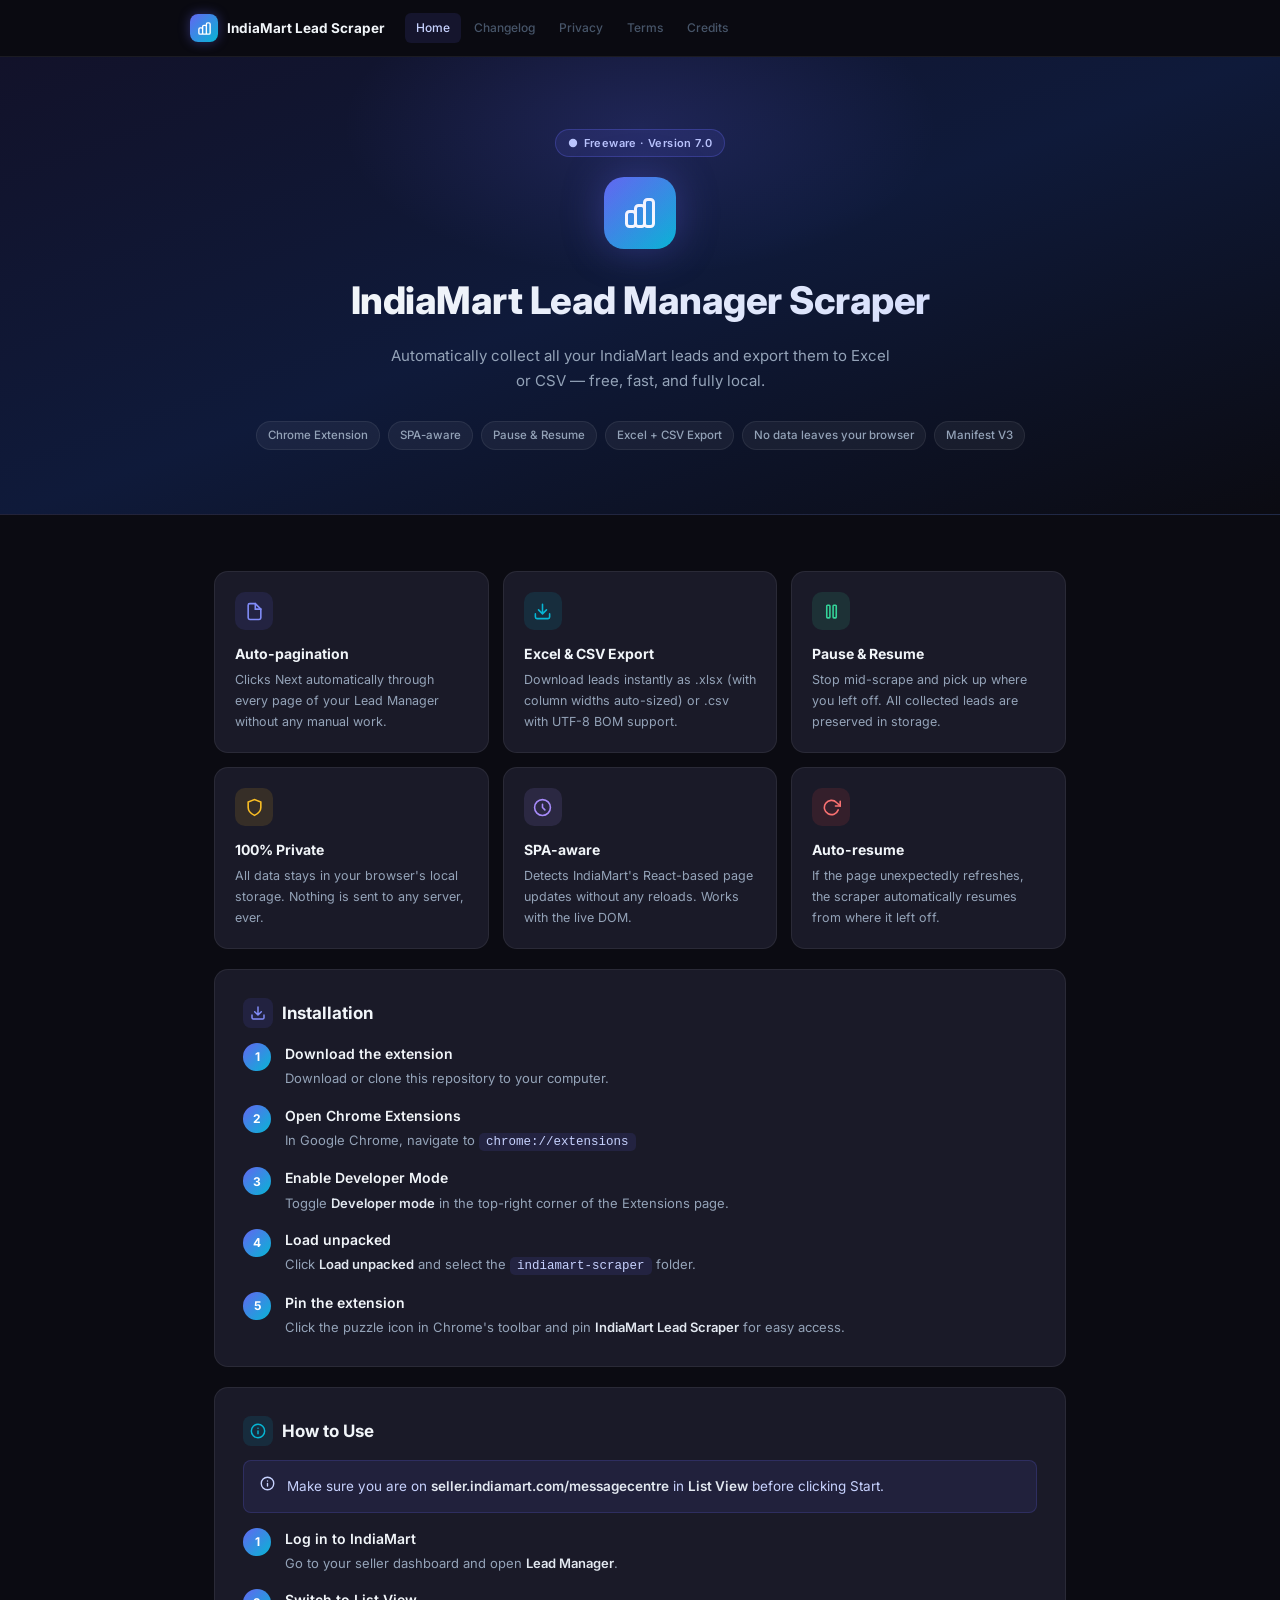
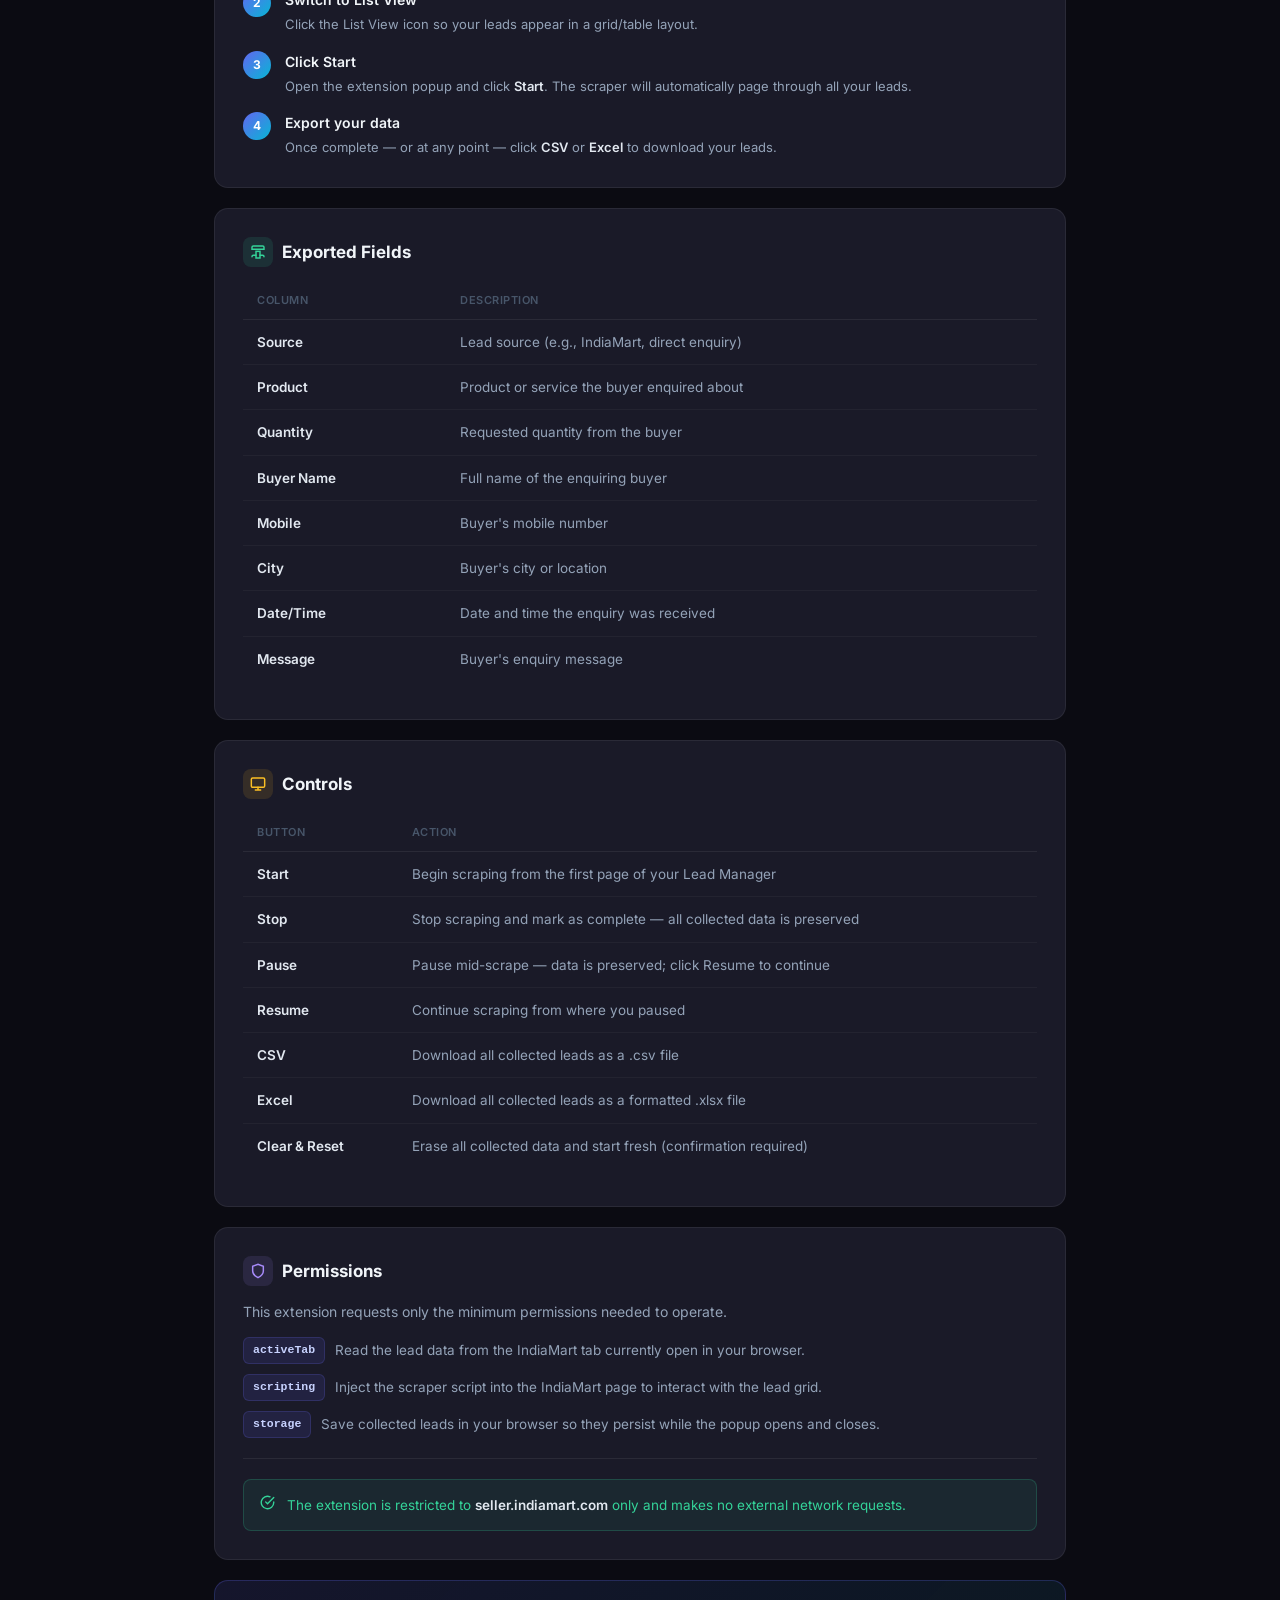
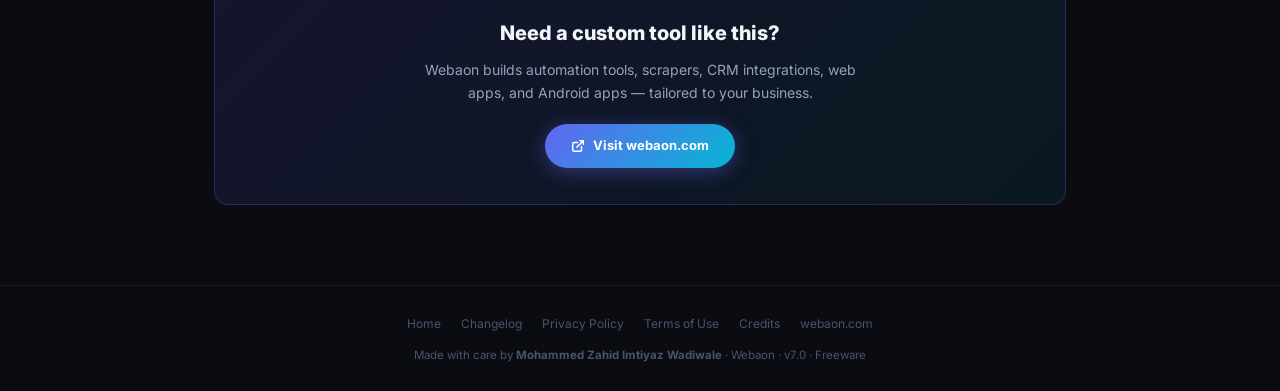
<file: docs/index.html>
<!DOCTYPE html>
<html lang="en">
<head>
  <meta charset="UTF-8">
  <meta name="viewport" content="width=device-width, initial-scale=1.0">
  <title>IndiaMart Lead Scraper — by Webaon</title>
  <meta name="description" content="Free Chrome extension to scrape all your IndiaMart leads and export to Excel or CSV. Built by Webaon.">
  <link rel="stylesheet" href="style.css">
</head>
<body>

<nav>
  <div class="nav-inner">
    <a class="nav-brand" href="index.html">
      <div class="nav-logo">
        <svg width="15" height="15" viewBox="0 0 24 24" fill="none"><path d="M9 19v-6a2 2 0 00-2-2H5a2 2 0 00-2 2v6a2 2 0 002 2h2a2 2 0 002-2zm0 0V9a2 2 0 012-2h2a2 2 0 012 2v10m-6 0a2 2 0 002 2h2a2 2 0 002-2m0 0V5a2 2 0 012-2h2a2 2 0 012 2v14a2 2 0 01-2 2h-2a2 2 0 01-2-2z" stroke="white" stroke-width="2.2" stroke-linecap="round" stroke-linejoin="round"/></svg>
      </div>
      <span>IndiaMart Lead Scraper</span>
    </a>
    <div class="nav-links">
      <a href="index.html" class="active">Home</a>
      <a href="changelog.html">Changelog</a>
      <a href="privacy.html">Privacy</a>
      <a href="terms.html">Terms</a>
      <a href="credits.html">Credits</a>
    </div>
  </div>
</nav>

<div class="hero">
  <div class="hero-badge">
    <svg width="10" height="10" viewBox="0 0 24 24" fill="currentColor"><circle cx="12" cy="12" r="10"/></svg>
    Freeware · Version 7.0
  </div>
  <div class="hero-icon">
    <svg width="36" height="36" viewBox="0 0 24 24" fill="none"><path d="M9 19v-6a2 2 0 00-2-2H5a2 2 0 00-2 2v6a2 2 0 002 2h2a2 2 0 002-2zm0 0V9a2 2 0 012-2h2a2 2 0 012 2v10m-6 0a2 2 0 002 2h2a2 2 0 002-2m0 0V5a2 2 0 012-2h2a2 2 0 012 2v14a2 2 0 01-2 2h-2a2 2 0 01-2-2z" stroke="white" stroke-width="2" stroke-linecap="round" stroke-linejoin="round"/></svg>
  </div>
  <h1>IndiaMart Lead Manager Scraper</h1>
  <p>Automatically collect all your IndiaMart leads and export them to Excel or CSV — free, fast, and fully local.</p>
  <div class="hero-tags">
    <span>Chrome Extension</span>
    <span>SPA-aware</span>
    <span>Pause &amp; Resume</span>
    <span>Excel + CSV Export</span>
    <span>No data leaves your browser</span>
    <span>Manifest V3</span>
  </div>
</div>

<main class="main">

  <!-- Features -->
  <div class="feature-grid">
    <div class="feature-card">
      <div class="feature-icon" style="background:rgba(99,102,241,0.12)">
        <svg width="19" height="19" viewBox="0 0 24 24" fill="none" stroke="#818cf8" stroke-width="2" stroke-linecap="round"><path d="M13 2H6a2 2 0 00-2 2v16a2 2 0 002 2h12a2 2 0 002-2V9z"/><polyline points="13 2 13 9 20 9"/></svg>
      </div>
      <h3>Auto-pagination</h3>
      <p>Clicks Next automatically through every page of your Lead Manager without any manual work.</p>
    </div>
    <div class="feature-card">
      <div class="feature-icon" style="background:rgba(6,182,212,0.12)">
        <svg width="19" height="19" viewBox="0 0 24 24" fill="none" stroke="#06b6d4" stroke-width="2" stroke-linecap="round"><path d="M21 15v4a2 2 0 01-2 2H5a2 2 0 01-2-2v-4M7 10l5 5 5-5M12 15V3"/></svg>
      </div>
      <h3>Excel &amp; CSV Export</h3>
      <p>Download leads instantly as .xlsx (with column widths auto-sized) or .csv with UTF-8 BOM support.</p>
    </div>
    <div class="feature-card">
      <div class="feature-icon" style="background:rgba(52,211,153,0.12)">
        <svg width="19" height="19" viewBox="0 0 24 24" fill="none" stroke="#34d399" stroke-width="2" stroke-linecap="round"><rect x="6" y="4" width="4" height="16" rx="1"/><rect x="14" y="4" width="4" height="16" rx="1"/></svg>
      </div>
      <h3>Pause &amp; Resume</h3>
      <p>Stop mid-scrape and pick up where you left off. All collected leads are preserved in storage.</p>
    </div>
    <div class="feature-card">
      <div class="feature-icon" style="background:rgba(251,191,36,0.12)">
        <svg width="19" height="19" viewBox="0 0 24 24" fill="none" stroke="#fbbf24" stroke-width="2" stroke-linecap="round"><path d="M12 22s8-4 8-10V5l-8-3-8 3v7c0 6 8 10 8 10z"/></svg>
      </div>
      <h3>100% Private</h3>
      <p>All data stays in your browser's local storage. Nothing is sent to any server, ever.</p>
    </div>
    <div class="feature-card">
      <div class="feature-icon" style="background:rgba(167,139,250,0.12)">
        <svg width="19" height="19" viewBox="0 0 24 24" fill="none" stroke="#a78bfa" stroke-width="2" stroke-linecap="round"><circle cx="12" cy="12" r="10"/><path d="M12 8v4l3 3"/></svg>
      </div>
      <h3>SPA-aware</h3>
      <p>Detects IndiaMart's React-based page updates without any reloads. Works with the live DOM.</p>
    </div>
    <div class="feature-card">
      <div class="feature-icon" style="background:rgba(239,68,68,0.12)">
        <svg width="19" height="19" viewBox="0 0 24 24" fill="none" stroke="#f87171" stroke-width="2" stroke-linecap="round"><polyline points="23 4 23 10 17 10"/><path d="M20.49 15a9 9 0 11-2.12-9.36L23 10"/></svg>
      </div>
      <h3>Auto-resume</h3>
      <p>If the page unexpectedly refreshes, the scraper automatically resumes from where it left off.</p>
    </div>
  </div>

  <!-- Installation -->
  <div class="card">
    <h2>
      <div class="icon" style="background:rgba(99,102,241,0.12)">
        <svg width="16" height="16" viewBox="0 0 24 24" fill="none" stroke="#818cf8" stroke-width="2.2" stroke-linecap="round"><path d="M21 15v4a2 2 0 01-2 2H5a2 2 0 01-2-2v-4M7 10l5 5 5-5M12 15V3"/></svg>
      </div>
      Installation
    </h2>
    <div class="steps">
      <div class="step">
        <div class="step-num">1</div>
        <div class="step-body">
          <h4>Download the extension</h4>
          <p>Download or clone this repository to your computer.</p>
        </div>
      </div>
      <div class="step">
        <div class="step-num">2</div>
        <div class="step-body">
          <h4>Open Chrome Extensions</h4>
          <p>In Google Chrome, navigate to <code>chrome://extensions</code></p>
        </div>
      </div>
      <div class="step">
        <div class="step-num">3</div>
        <div class="step-body">
          <h4>Enable Developer Mode</h4>
          <p>Toggle <strong>Developer mode</strong> in the top-right corner of the Extensions page.</p>
        </div>
      </div>
      <div class="step">
        <div class="step-num">4</div>
        <div class="step-body">
          <h4>Load unpacked</h4>
          <p>Click <strong>Load unpacked</strong> and select the <code>indiamart-scraper</code> folder.</p>
        </div>
      </div>
      <div class="step">
        <div class="step-num">5</div>
        <div class="step-body">
          <h4>Pin the extension</h4>
          <p>Click the puzzle icon in Chrome's toolbar and pin <strong>IndiaMart Lead Scraper</strong> for easy access.</p>
        </div>
      </div>
    </div>
  </div>

  <!-- How to Use -->
  <div class="card">
    <h2>
      <div class="icon" style="background:rgba(6,182,212,0.12)">
        <svg width="16" height="16" viewBox="0 0 24 24" fill="none" stroke="#06b6d4" stroke-width="2.2" stroke-linecap="round"><circle cx="12" cy="12" r="10"/><path d="M12 16v-4M12 8h.01"/></svg>
      </div>
      How to Use
    </h2>
    <div class="alert alert-info">
      <svg width="15" height="15" viewBox="0 0 24 24" fill="none" stroke="currentColor" stroke-width="2.2" stroke-linecap="round"><circle cx="12" cy="12" r="10"/><path d="M12 16v-4M12 8h.01"/></svg>
      <span>Make sure you are on <strong>seller.indiamart.com/messagecentre</strong> in <strong>List View</strong> before clicking Start.</span>
    </div>
    <div class="steps">
      <div class="step">
        <div class="step-num">1</div>
        <div class="step-body">
          <h4>Log in to IndiaMart</h4>
          <p>Go to your seller dashboard and open <strong>Lead Manager</strong>.</p>
        </div>
      </div>
      <div class="step">
        <div class="step-num">2</div>
        <div class="step-body">
          <h4>Switch to List View</h4>
          <p>Click the List View icon so your leads appear in a grid/table layout.</p>
        </div>
      </div>
      <div class="step">
        <div class="step-num">3</div>
        <div class="step-body">
          <h4>Click Start</h4>
          <p>Open the extension popup and click <strong>Start</strong>. The scraper will automatically page through all your leads.</p>
        </div>
      </div>
      <div class="step">
        <div class="step-num">4</div>
        <div class="step-body">
          <h4>Export your data</h4>
          <p>Once complete — or at any point — click <strong>CSV</strong> or <strong>Excel</strong> to download your leads.</p>
        </div>
      </div>
    </div>
  </div>

  <!-- Exported Fields -->
  <div class="card">
    <h2>
      <div class="icon" style="background:rgba(52,211,153,0.12)">
        <svg width="16" height="16" viewBox="0 0 24 24" fill="none" stroke="#34d399" stroke-width="2.2" stroke-linecap="round"><path d="M9 17H5a2 2 0 00-2 2"/><path d="M15 17h4a2 2 0 012 2"/><rect x="9" y="11" width="6" height="10"/><path d="M3 5a2 2 0 012-2h14a2 2 0 012 2v3H3z"/></svg>
      </div>
      Exported Fields
    </h2>
    <div class="table-wrap">
      <table>
        <thead>
          <tr>
            <th>Column</th>
            <th>Description</th>
          </tr>
        </thead>
        <tbody>
          <tr><td><strong>Source</strong></td><td>Lead source (e.g., IndiaMart, direct enquiry)</td></tr>
          <tr><td><strong>Product</strong></td><td>Product or service the buyer enquired about</td></tr>
          <tr><td><strong>Quantity</strong></td><td>Requested quantity from the buyer</td></tr>
          <tr><td><strong>Buyer Name</strong></td><td>Full name of the enquiring buyer</td></tr>
          <tr><td><strong>Mobile</strong></td><td>Buyer's mobile number</td></tr>
          <tr><td><strong>City</strong></td><td>Buyer's city or location</td></tr>
          <tr><td><strong>Date/Time</strong></td><td>Date and time the enquiry was received</td></tr>
          <tr><td><strong>Message</strong></td><td>Buyer's enquiry message</td></tr>
        </tbody>
      </table>
    </div>
  </div>

  <!-- Controls -->
  <div class="card">
    <h2>
      <div class="icon" style="background:rgba(251,191,36,0.12)">
        <svg width="16" height="16" viewBox="0 0 24 24" fill="none" stroke="#fbbf24" stroke-width="2.2" stroke-linecap="round"><rect x="2" y="3" width="20" height="14" rx="2"/><path d="M8 21h8M12 17v4"/></svg>
      </div>
      Controls
    </h2>
    <div class="table-wrap">
      <table>
        <thead>
          <tr><th>Button</th><th>Action</th></tr>
        </thead>
        <tbody>
          <tr><td><strong>Start</strong></td><td>Begin scraping from the first page of your Lead Manager</td></tr>
          <tr><td><strong>Stop</strong></td><td>Stop scraping and mark as complete — all collected data is preserved</td></tr>
          <tr><td><strong>Pause</strong></td><td>Pause mid-scrape — data is preserved; click Resume to continue</td></tr>
          <tr><td><strong>Resume</strong></td><td>Continue scraping from where you paused</td></tr>
          <tr><td><strong>CSV</strong></td><td>Download all collected leads as a .csv file</td></tr>
          <tr><td><strong>Excel</strong></td><td>Download all collected leads as a formatted .xlsx file</td></tr>
          <tr><td><strong>Clear &amp; Reset</strong></td><td>Erase all collected data and start fresh (confirmation required)</td></tr>
        </tbody>
      </table>
    </div>
  </div>

  <!-- Permissions -->
  <div class="card">
    <h2>
      <div class="icon" style="background:rgba(167,139,250,0.12)">
        <svg width="16" height="16" viewBox="0 0 24 24" fill="none" stroke="#a78bfa" stroke-width="2.2" stroke-linecap="round"><path d="M12 22s8-4 8-10V5l-8-3-8 3v7c0 6 8 10 8 10z"/></svg>
      </div>
      Permissions
    </h2>
    <p>This extension requests only the minimum permissions needed to operate.</p>
    <div style="margin-top:14px">
      <div class="perm-row">
        <span class="perm-name">activeTab</span>
        <span class="perm-desc">Read the lead data from the IndiaMart tab currently open in your browser.</span>
      </div>
      <div class="perm-row">
        <span class="perm-name">scripting</span>
        <span class="perm-desc">Inject the scraper script into the IndiaMart page to interact with the lead grid.</span>
      </div>
      <div class="perm-row">
        <span class="perm-name">storage</span>
        <span class="perm-desc">Save collected leads in your browser so they persist while the popup opens and closes.</span>
      </div>
    </div>
    <div class="divider"></div>
    <div class="alert alert-green" style="margin-bottom:0">
      <svg width="15" height="15" viewBox="0 0 24 24" fill="none" stroke="currentColor" stroke-width="2.2" stroke-linecap="round"><path d="M22 11.08V12a10 10 0 11-5.93-9.14"/><polyline points="22 4 12 14.01 9 11.01"/></svg>
      <span>The extension is restricted to <strong>seller.indiamart.com</strong> only and makes no external network requests.</span>
    </div>
  </div>

  <!-- CTA -->
  <div class="cta-box">
    <h2>Need a custom tool like this?</h2>
    <p>Webaon builds automation tools, scrapers, CRM integrations, web apps, and Android apps — tailored to your business.</p>
    <a class="btn-cta" href="http://www.webaon.com/" target="_blank" rel="noopener">
      <svg width="14" height="14" viewBox="0 0 24 24" fill="none" stroke="currentColor" stroke-width="2.5" stroke-linecap="round"><path d="M18 13v6a2 2 0 01-2 2H5a2 2 0 01-2-2V8a2 2 0 012-2h6M15 3h6v6M10 14L21 3"/></svg>
      Visit webaon.com
    </a>
  </div>

</main>

<footer>
  <div class="footer-inner">
    <div class="footer-links">
      <a href="index.html">Home</a>
      <a href="changelog.html">Changelog</a>
      <a href="privacy.html">Privacy Policy</a>
      <a href="terms.html">Terms of Use</a>
      <a href="credits.html">Credits</a>
      <a href="http://www.webaon.com/" target="_blank" rel="noopener">webaon.com</a>
    </div>
    <p>Made with care by <strong>Mohammed Zahid Imtiyaz Wadiwale</strong> · Webaon · v7.0 · Freeware</p>
  </div>
</footer>

</body>
</html>
</file>
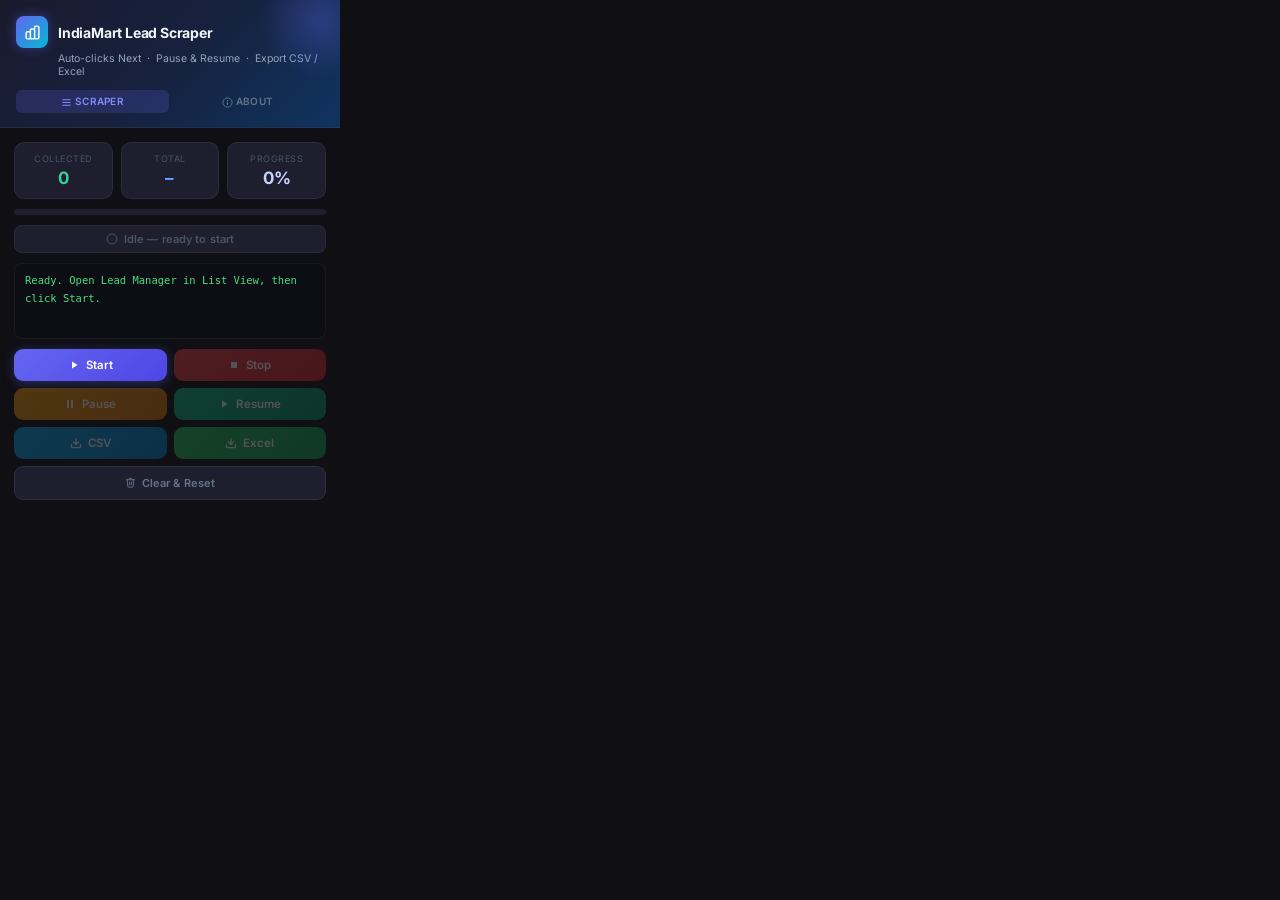
<file: popup.html>
<!DOCTYPE html>
<html>
<head>
  <meta charset="utf-8">
  <style>
    @import url('https://fonts.googleapis.com/css2?family=Inter:wght@400;500;600;700&display=swap');

    * { box-sizing: border-box; margin: 0; padding: 0; }

    body {
      font-family: 'Inter', system-ui, -apple-system, sans-serif;
      width: 340px;
      background: #0f0f14;
      color: #e2e8f0;
      min-height: 100px;
    }

    /* ── Header ── */
    .header {
      background: linear-gradient(135deg, #1a1a2e 0%, #16213e 50%, #0f3460 100%);
      padding: 16px 16px 14px;
      border-bottom: 1px solid rgba(255,255,255,0.07);
      position: relative;
      overflow: hidden;
    }
    .header::before {
      content: '';
      position: absolute;
      top: -40px; right: -40px;
      width: 120px; height: 120px;
      background: radial-gradient(circle, rgba(99,102,241,0.3) 0%, transparent 70%);
      pointer-events: none;
    }
    .header-top { display: flex; align-items: center; gap: 10px; margin-bottom: 4px; }
    .logo-circle {
      width: 32px; height: 32px;
      background: linear-gradient(135deg, #6366f1, #06b6d4);
      border-radius: 8px;
      display: flex; align-items: center; justify-content: center;
      flex-shrink: 0;
      box-shadow: 0 0 12px rgba(99,102,241,0.4);
    }
    .header h1 { font-size: 14px; font-weight: 700; color: #f1f5f9; letter-spacing: -0.2px; }
    .header-sub { font-size: 10.5px; color: #94a3b8; margin-left: 42px; }
    .tab-bar { display: flex; gap: 2px; margin-top: 12px; }
    .tab {
      flex: 1; padding: 5px 0; font-size: 10px; font-weight: 600;
      text-align: center; cursor: pointer; border-radius: 6px;
      color: #64748b; transition: all 0.2s; letter-spacing: 0.3px; text-transform: uppercase;
    }
    .tab.active { background: rgba(99,102,241,0.2); color: #818cf8; }
    .tab:hover:not(.active) { color: #94a3b8; }

    /* ── Panels ── */
    .panel { display: none; padding: 14px; }
    .panel.active { display: block; }

    /* ── Stats ── */
    .stat-row { display: grid; grid-template-columns: 1fr 1fr 1fr; gap: 8px; margin-bottom: 10px; }
    .stat {
      background: #1e1e2e;
      border: 1px solid rgba(255,255,255,0.06);
      border-radius: 10px;
      padding: 10px 8px;
      text-align: center;
    }
    .stat .lbl { font-size: 9px; color: #475569; text-transform: uppercase; letter-spacing: 0.5px; margin-bottom: 4px; }
    .stat .val { font-size: 17px; font-weight: 700; color: #c7d2fe; }
    .stat .val.green { color: #34d399; }
    .stat .val.blue  { color: #60a5fa; }

    /* ── Progress ── */
    .progress-wrap {
      background: #1e1e2e; border-radius: 99px; height: 6px;
      margin-bottom: 10px; overflow: hidden;
    }
    .progress-bar {
      background: linear-gradient(90deg, #6366f1, #06b6d4);
      height: 100%; border-radius: 99px; width: 0%;
      transition: width 0.6s cubic-bezier(0.4,0,0.2,1);
      box-shadow: 0 0 8px rgba(99,102,241,0.5);
    }

    /* ── Badge ── */
    .badge {
      display: flex; align-items: center; justify-content: center; gap: 6px;
      font-size: 11px; font-weight: 600; padding: 6px 10px;
      border-radius: 8px; margin-bottom: 10px; letter-spacing: 0.1px;
    }
    .badge svg { flex-shrink: 0; }
    .b-idle   { background: #1e1e2e; color: #475569; border: 1px solid rgba(255,255,255,0.05); }
    .b-run    { background: rgba(52,211,153,0.1); color: #34d399; border: 1px solid rgba(52,211,153,0.2); }
    .b-paused { background: rgba(251,191,36,0.1); color: #fbbf24; border: 1px solid rgba(251,191,36,0.2); }
    .b-done   { background: rgba(99,102,241,0.1); color: #818cf8; border: 1px solid rgba(99,102,241,0.2); }

    /* ── Log ── */
    .log {
      background: #0d0d14;
      border: 1px solid rgba(255,255,255,0.05);
      border-radius: 8px;
      padding: 8px 10px;
      font-size: 10.5px;
      font-family: 'Cascadia Code', 'Fira Code', 'Consolas', monospace;
      height: 76px;
      overflow-y: auto;
      margin-bottom: 10px;
      line-height: 1.7;
      color: #4ade80;
    }
    .log::-webkit-scrollbar { width: 3px; }
    .log::-webkit-scrollbar-track { background: transparent; }
    .log::-webkit-scrollbar-thumb { background: #2d2d3d; border-radius: 99px; }

    /* ── Buttons ── */
    .btn-grid-2 { display: grid; grid-template-columns: 1fr 1fr; gap: 7px; margin-bottom: 7px; }
    .btn-full   { margin-bottom: 7px; }

    .btn {
      display: flex; align-items: center; justify-content: center; gap: 6px;
      padding: 9px 8px; border: none; border-radius: 9px;
      font-family: inherit; font-size: 11.5px; font-weight: 600;
      cursor: pointer; width: 100%; transition: all 0.15s; letter-spacing: 0.1px;
    }
    .btn:hover:not(:disabled) { filter: brightness(1.12); transform: translateY(-1px); }
    .btn:active:not(:disabled) { transform: translateY(0); }
    .btn:disabled { opacity: 0.28; cursor: not-allowed; transform: none !important; filter: none !important; }

    .btn-start  { background: linear-gradient(135deg, #6366f1, #4f46e5); color: #fff; box-shadow: 0 2px 12px rgba(99,102,241,0.35); }
    .btn-stop   { background: linear-gradient(135deg, #ef4444, #dc2626); color: #fff; }
    .btn-pause  { background: linear-gradient(135deg, #f59e0b, #d97706); color: #fff; }
    .btn-resume { background: linear-gradient(135deg, #10b981, #059669); color: #fff; }
    .btn-csv    { background: linear-gradient(135deg, #0ea5e9, #0284c7); color: #fff; }
    .btn-xlsx   { background: linear-gradient(135deg, #22c55e, #16a34a); color: #fff; }
    .btn-clear  { background: #1e1e2e; color: #64748b; border: 1px solid rgba(255,255,255,0.07); font-size: 11px; }

    /* ── About Panel ── */
    .about-hero {
      background: linear-gradient(135deg, #1a1a2e, #0f3460);
      border-radius: 12px;
      padding: 16px;
      margin-bottom: 12px;
      text-align: center;
      border: 1px solid rgba(99,102,241,0.2);
      position: relative; overflow: hidden;
    }
    .about-hero::before {
      content: ''; position: absolute; inset: 0;
      background: radial-gradient(ellipse at top, rgba(99,102,241,0.15), transparent 60%);
      pointer-events: none;
    }
    .about-logo {
      width: 52px; height: 52px;
      background: linear-gradient(135deg, #6366f1, #06b6d4);
      border-radius: 14px;
      margin: 0 auto 10px;
      display: flex; align-items: center; justify-content: center;
      box-shadow: 0 0 24px rgba(99,102,241,0.4);
    }
    .about-hero h2 { font-size: 15px; font-weight: 700; color: #f1f5f9; margin-bottom: 3px; }
    .about-hero p  { font-size: 11px; color: #94a3b8; }
    .dev-name { font-size: 12px; font-weight: 600; color: #c7d2fe; margin-top: 8px; }

    .service-grid { display: grid; grid-template-columns: 1fr 1fr; gap: 7px; margin-bottom: 12px; }
    .service-card {
      background: #1e1e2e;
      border: 1px solid rgba(255,255,255,0.06);
      border-radius: 10px;
      padding: 10px 8px;
      text-align: center;
    }
    .service-card .svc-icon {
      width: 32px; height: 32px;
      border-radius: 8px;
      margin: 0 auto 6px;
      display: flex; align-items: center; justify-content: center;
    }
    .service-card .svc-name { font-size: 10.5px; font-weight: 600; color: #cbd5e1; }
    .service-card .svc-desc { font-size: 9.5px; color: #475569; margin-top: 2px; }

    .cta-box {
      background: linear-gradient(135deg, rgba(99,102,241,0.15), rgba(6,182,212,0.15));
      border: 1px solid rgba(99,102,241,0.3);
      border-radius: 12px;
      padding: 14px;
      text-align: center;
      margin-bottom: 10px;
    }
    .cta-box h3 { font-size: 13px; font-weight: 700; color: #c7d2fe; margin-bottom: 4px; }
    .cta-box p  { font-size: 10.5px; color: #94a3b8; margin-bottom: 10px; line-height: 1.5; }
    .btn-cta {
      display: inline-flex; align-items: center; gap: 6px;
      background: linear-gradient(135deg, #6366f1, #06b6d4);
      color: white; padding: 8px 20px; border-radius: 99px;
      font-size: 11.5px; font-weight: 700; cursor: pointer;
      border: none; font-family: inherit;
      box-shadow: 0 4px 15px rgba(99,102,241,0.4);
      transition: all 0.2s;
      text-decoration: none;
    }
    .btn-cta:hover { filter: brightness(1.1); transform: translateY(-1px); }

    .divider { height: 1px; background: rgba(255,255,255,0.06); margin: 10px 0; }

    .footer-links { display: flex; justify-content: center; gap: 16px; }
    .footer-links a {
      font-size: 10px; color: #475569; text-decoration: none;
      display: flex; align-items: center; gap: 4px;
    }
    .footer-links a:hover { color: #818cf8; }

    .tag {
      display: inline-block;
      background: rgba(99,102,241,0.15);
      color: #818cf8;
      font-size: 9.5px; font-weight: 600;
      padding: 2px 7px; border-radius: 99px;
      margin: 2px;
    }
  </style>
</head>
<body>

<!-- ── Header ── -->
<div class="header">
  <div class="header-top">
    <div class="logo-circle">
      <svg width="17" height="17" viewBox="0 0 24 24" fill="none">
        <path d="M9 19v-6a2 2 0 00-2-2H5a2 2 0 00-2 2v6a2 2 0 002 2h2a2 2 0 002-2zm0 0V9a2 2 0 012-2h2a2 2 0 012 2v10m-6 0a2 2 0 002 2h2a2 2 0 002-2m0 0V5a2 2 0 012-2h2a2 2 0 012 2v14a2 2 0 01-2 2h-2a2 2 0 01-2-2z" stroke="white" stroke-width="2" stroke-linecap="round" stroke-linejoin="round"/>
      </svg>
    </div>
    <div>
      <h1>IndiaMart Lead Scraper</h1>
    </div>
  </div>
  <div class="header-sub">Auto-clicks Next &nbsp;·&nbsp; Pause &amp; Resume &nbsp;·&nbsp; Export CSV / Excel</div>
  <div class="tab-bar">
    <div class="tab active" data-tab="scraper">
      <svg width="11" height="11" viewBox="0 0 24 24" fill="none" style="display:inline;margin-right:3px;vertical-align:middle"><path d="M4 6h16M4 12h16M4 18h16" stroke="currentColor" stroke-width="2.5" stroke-linecap="round"/></svg>Scraper
    </div>
    <div class="tab" data-tab="about">
      <svg width="11" height="11" viewBox="0 0 24 24" fill="none" style="display:inline;margin-right:3px;vertical-align:middle"><circle cx="12" cy="12" r="10" stroke="currentColor" stroke-width="2"/><path d="M12 16v-4M12 8h.01" stroke="currentColor" stroke-width="2.5" stroke-linecap="round"/></svg>About
    </div>
  </div>
</div>

<!-- ── Scraper Panel ── -->
<div class="panel active" id="panel-scraper">
  <div class="stat-row">
    <div class="stat">
      <div class="lbl">Collected</div>
      <div class="val green" id="count">0</div>
    </div>
    <div class="stat">
      <div class="lbl">Total</div>
      <div class="val blue" id="total">–</div>
    </div>
    <div class="stat">
      <div class="lbl">Progress</div>
      <div class="val" id="pct">0%</div>
    </div>
  </div>

  <div class="progress-wrap"><div class="progress-bar" id="progress"></div></div>

  <div class="badge b-idle" id="badge">
    <svg width="12" height="12" viewBox="0 0 24 24" fill="none" id="badge-icon"><circle cx="12" cy="12" r="10" stroke="currentColor" stroke-width="2"/></svg>
    <span id="badge-text">Idle — ready to start</span>
  </div>

  <div class="log" id="log">Ready. Open Lead Manager in List View, then click Start.<br></div>

  <div class="btn-grid-2">
    <button class="btn btn-start" id="btnStart">
      <svg width="12" height="12" viewBox="0 0 24 24" fill="currentColor"><path d="M8 5v14l11-7z"/></svg> Start
    </button>
    <button class="btn btn-stop" id="btnStop" disabled>
      <svg width="12" height="12" viewBox="0 0 24 24" fill="currentColor"><rect x="6" y="6" width="12" height="12" rx="1"/></svg> Stop
    </button>
  </div>
  <div class="btn-grid-2">
    <button class="btn btn-pause" id="btnPause" disabled>
      <svg width="12" height="12" viewBox="0 0 24 24" fill="currentColor"><rect x="6" y="4" width="4" height="16" rx="1"/><rect x="14" y="4" width="4" height="16" rx="1"/></svg> Pause
    </button>
    <button class="btn btn-resume" id="btnResume" disabled>
      <svg width="12" height="12" viewBox="0 0 24 24" fill="currentColor"><path d="M8 5v14l11-7z"/></svg> Resume
    </button>
  </div>
  <div class="btn-grid-2">
    <button class="btn btn-csv" id="btnCSV" disabled>
      <svg width="12" height="12" viewBox="0 0 24 24" fill="none" stroke="currentColor" stroke-width="2.5" stroke-linecap="round"><path d="M21 15v4a2 2 0 01-2 2H5a2 2 0 01-2-2v-4M7 10l5 5 5-5M12 15V3"/></svg> CSV
    </button>
    <button class="btn btn-xlsx" id="btnXLSX" disabled>
      <svg width="12" height="12" viewBox="0 0 24 24" fill="none" stroke="currentColor" stroke-width="2.5" stroke-linecap="round"><path d="M21 15v4a2 2 0 01-2 2H5a2 2 0 01-2-2v-4M7 10l5 5 5-5M12 15V3"/></svg> Excel
    </button>
  </div>
  <button class="btn btn-clear btn-full" id="btnClear">
    <svg width="11" height="11" viewBox="0 0 24 24" fill="none" stroke="currentColor" stroke-width="2" stroke-linecap="round"><polyline points="3 6 5 6 21 6"/><path d="M19 6l-1 14a2 2 0 01-2 2H8a2 2 0 01-2-2L5 6"/><path d="M10 11v6M14 11v6"/><path d="M9 6V4a1 1 0 011-1h4a1 1 0 011 1v2"/></svg>
    Clear &amp; Reset
  </button>
</div>

<!-- ── About Panel ── -->
<div class="panel" id="panel-about">
  <div class="about-hero">
    <div class="about-logo">
      <svg width="26" height="26" viewBox="0 0 24 24" fill="none">
        <path d="M12 2L2 7l10 5 10-5-10-5zM2 17l10 5 10-5M2 12l10 5 10-5" stroke="white" stroke-width="2" stroke-linecap="round" stroke-linejoin="round"/>
      </svg>
    </div>
    <h2>Webaon</h2>
    <p>Digital solutions that power your business</p>
    <div class="dev-name">Mohammed Zahid Imtiyaz Wadiwale</div>
    <p style="font-size:10px;color:#475569;margin-top:2px">Developer &amp; Founder</p>
  </div>

  <div class="service-grid">
    <div class="service-card">
      <div class="svc-icon" style="background:rgba(99,102,241,0.15)">
        <svg width="16" height="16" viewBox="0 0 24 24" fill="none" stroke="#818cf8" stroke-width="2" stroke-linecap="round"><rect x="2" y="3" width="20" height="14" rx="2"/><path d="M8 21h8M12 17v4"/></svg>
      </div>
      <div class="svc-name">Web Hosting</div>
      <div class="svc-desc">Fast &amp; reliable</div>
    </div>
    <div class="service-card">
      <div class="svc-icon" style="background:rgba(6,182,212,0.15)">
        <svg width="16" height="16" viewBox="0 0 24 24" fill="none" stroke="#06b6d4" stroke-width="2" stroke-linecap="round"><path d="M12 2a10 10 0 100 20A10 10 0 0012 2z"/><path d="M2 12h20M12 2a15.3 15.3 0 010 20M12 2a15.3 15.3 0 000 20"/></svg>
      </div>
      <div class="svc-name">Web Dev</div>
      <div class="svc-desc">CMS &amp; custom sites</div>
    </div>
    <div class="service-card">
      <div class="svc-icon" style="background:rgba(52,211,153,0.15)">
        <svg width="16" height="16" viewBox="0 0 24 24" fill="none" stroke="#34d399" stroke-width="2" stroke-linecap="round"><rect x="5" y="2" width="14" height="20" rx="2"/><path d="M12 18h.01"/></svg>
      </div>
      <div class="svc-name">Android Apps</div>
      <div class="svc-desc">Native &amp; hybrid</div>
    </div>
    <div class="service-card">
      <div class="svc-icon" style="background:rgba(251,191,36,0.15)">
        <svg width="16" height="16" viewBox="0 0 24 24" fill="none" stroke="#fbbf24" stroke-width="2" stroke-linecap="round"><path d="M12 20h9M16.5 3.5a2.121 2.121 0 013 3L7 19l-4 1 1-4L16.5 3.5z"/></svg>
      </div>
      <div class="svc-name">RPA &amp; Automation</div>
      <div class="svc-desc">Like this tool!</div>
    </div>
    <div class="service-card">
      <div class="svc-icon" style="background:rgba(239,68,68,0.15)">
        <svg width="16" height="16" viewBox="0 0 24 24" fill="none" stroke="#f87171" stroke-width="2" stroke-linecap="round"><path d="M22 12h-4l-3 9L9 3l-3 9H2"/></svg>
      </div>
      <div class="svc-name">Digital Marketing</div>
      <div class="svc-desc">SEO &amp; campaigns</div>
    </div>
    <div class="service-card">
      <div class="svc-icon" style="background:rgba(167,139,250,0.15)">
        <svg width="16" height="16" viewBox="0 0 24 24" fill="none" stroke="#a78bfa" stroke-width="2" stroke-linecap="round"><rect x="2" y="7" width="20" height="14" rx="2"/><path d="M16 7V5a2 2 0 00-2-2h-4a2 2 0 00-2 2v2"/></svg>
      </div>
      <div class="svc-name">Custom CMS</div>
      <div class="svc-desc">Tailored for you</div>
    </div>
  </div>

  <div class="cta-box">
    <h3>🚀 Need a custom tool like this?</h3>
    <p>We build automation tools, scrapers, CRM integrations &amp; full-stack web apps tailored to your business needs.</p>
    <a class="btn-cta" href="https://www.webaon.com/" target="_blank">
      <svg width="13" height="13" viewBox="0 0 24 24" fill="none" stroke="currentColor" stroke-width="2.5" stroke-linecap="round"><path d="M18 13v6a2 2 0 01-2 2H5a2 2 0 01-2-2V8a2 2 0 012-2h6M15 3h6v6M10 14L21 3"/></svg>
      Visit webaon.com
    </a>
  </div>

  <div class="divider"></div>
  <div class="footer-links">
    <a href="https://www.webaon.com/" target="_blank">
      <svg width="11" height="11" viewBox="0 0 24 24" fill="none" stroke="currentColor" stroke-width="2" stroke-linecap="round"><circle cx="12" cy="12" r="10"/><path d="M2 12h20M12 2a15.3 15.3 0 010 20M12 2a15.3 15.3 0 000 20"/></svg>
      webaon.com
    </a>
    <a href="mailto:ceo@webaon.com">
      <svg width="11" height="11" viewBox="0 0 24 24" fill="none" stroke="currentColor" stroke-width="2" stroke-linecap="round"><path d="M4 4h16c1.1 0 2 .9 2 2v12c0 1.1-.9 2-2 2H4c-1.1 0-2-.9-2-2V6c0-1.1.9-2 2-2z"/><polyline points="22,6 12,13 2,6"/></svg>
      Contact Us
    </a>
  </div>
  <p style="text-align:center;font-size:9.5px;color:#2d2d3d;margin-top:10px">Made with ♥ by Webaon · v7.0</p>
</div>

<script src="popup.js"></script>
</body>
</html>
</file>
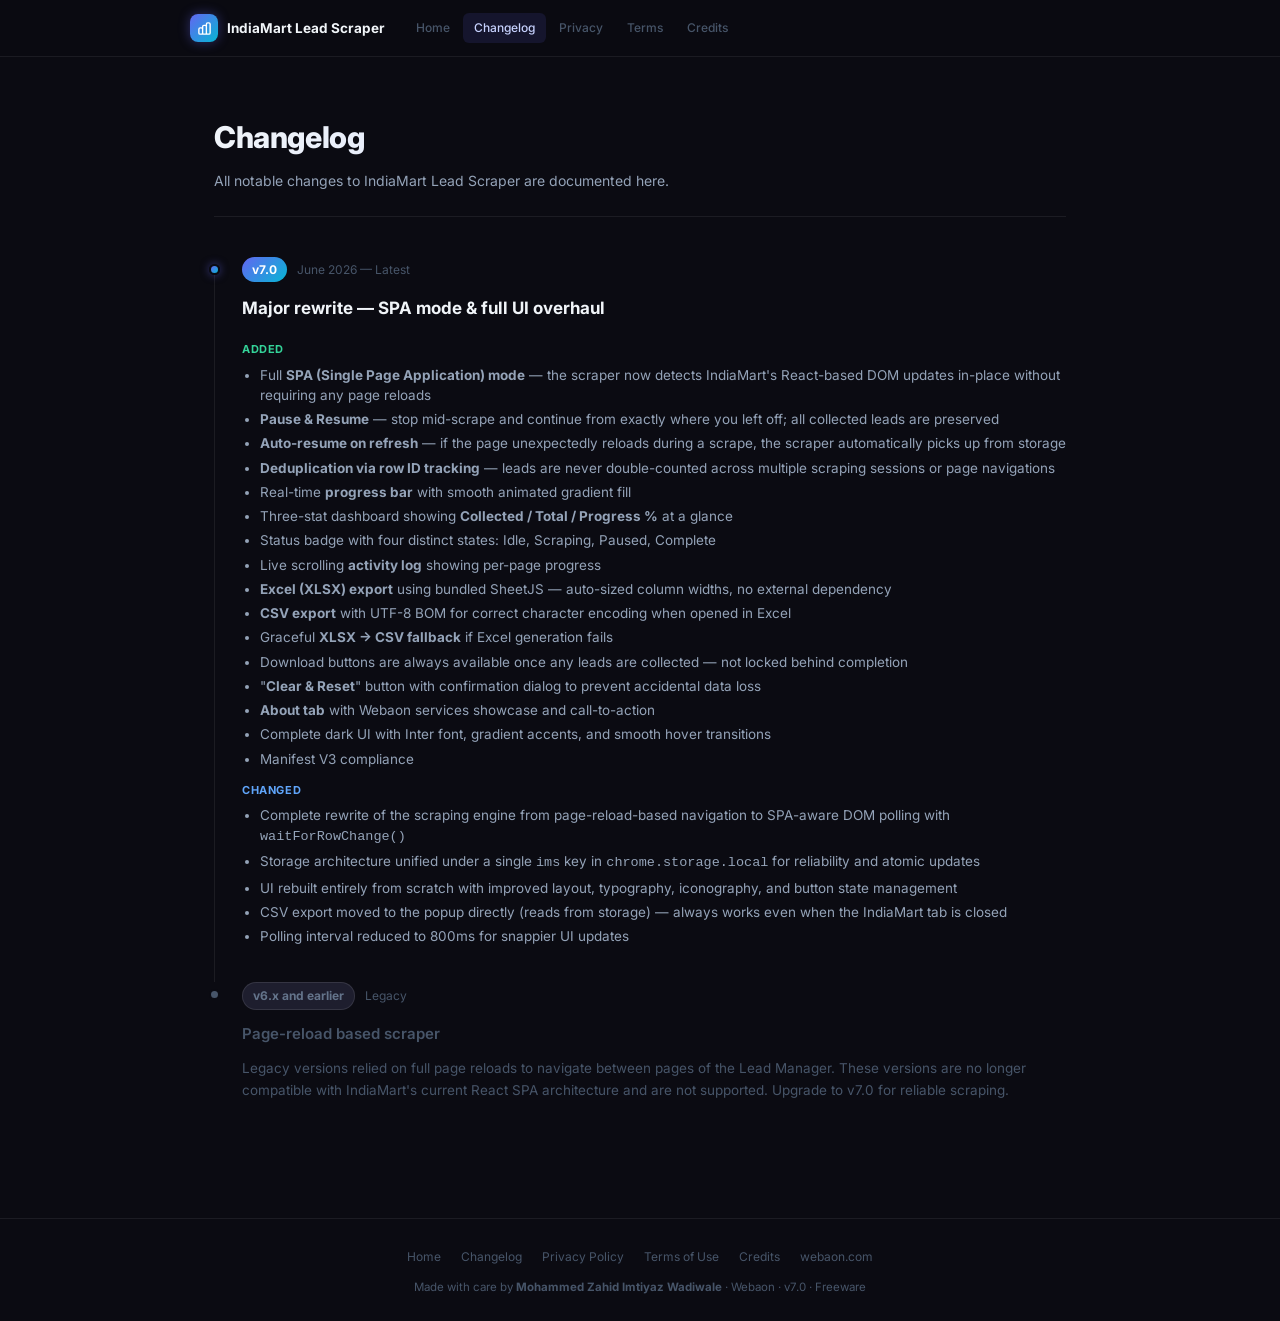
<file: docs/changelog.html>
<!DOCTYPE html>
<html lang="en">
<head>
  <meta charset="UTF-8">
  <meta name="viewport" content="width=device-width, initial-scale=1.0">
  <title>Changelog — IndiaMart Lead Scraper by Webaon</title>
  <meta name="description" content="Version history and release notes for the IndiaMart Lead Manager Scraper Chrome extension by Webaon.">
  <link rel="stylesheet" href="style.css">
</head>
<body>

<nav>
  <div class="nav-inner">
    <a class="nav-brand" href="index.html">
      <div class="nav-logo">
        <svg width="15" height="15" viewBox="0 0 24 24" fill="none"><path d="M9 19v-6a2 2 0 00-2-2H5a2 2 0 00-2 2v6a2 2 0 002 2h2a2 2 0 002-2zm0 0V9a2 2 0 012-2h2a2 2 0 012 2v10m-6 0a2 2 0 002 2h2a2 2 0 002-2m0 0V5a2 2 0 012-2h2a2 2 0 012 2v14a2 2 0 01-2 2h-2a2 2 0 01-2-2z" stroke="white" stroke-width="2.2" stroke-linecap="round" stroke-linejoin="round"/></svg>
      </div>
      <span>IndiaMart Lead Scraper</span>
    </a>
    <div class="nav-links">
      <a href="index.html">Home</a>
      <a href="changelog.html" class="active">Changelog</a>
      <a href="privacy.html">Privacy</a>
      <a href="terms.html">Terms</a>
      <a href="credits.html">Credits</a>
    </div>
  </div>
</nav>

<main class="main">

  <div class="page-header">
    <h1>Changelog</h1>
    <p>All notable changes to IndiaMart Lead Scraper are documented here.</p>
  </div>

  <div class="release">
    <div class="release-dot"></div>
    <div class="release-header">
      <span class="version-tag">v7.0</span>
      <span class="release-date">June 2026 — Latest</span>
    </div>
    <h3 style="color:#f1f5f9;font-size:17px;font-weight:700;margin-bottom:18px">Major rewrite — SPA mode &amp; full UI overhaul</h3>

    <div class="change-group">
      <h4 class="tag-added">Added</h4>
      <ul>
        <li>Full <strong>SPA (Single Page Application) mode</strong> — the scraper now detects IndiaMart's React-based DOM updates in-place without requiring any page reloads</li>
        <li><strong>Pause &amp; Resume</strong> — stop mid-scrape and continue from exactly where you left off; all collected leads are preserved</li>
        <li><strong>Auto-resume on refresh</strong> — if the page unexpectedly reloads during a scrape, the scraper automatically picks up from storage</li>
        <li><strong>Deduplication via row ID tracking</strong> — leads are never double-counted across multiple scraping sessions or page navigations</li>
        <li>Real-time <strong>progress bar</strong> with smooth animated gradient fill</li>
        <li>Three-stat dashboard showing <strong>Collected / Total / Progress %</strong> at a glance</li>
        <li>Status badge with four distinct states: Idle, Scraping, Paused, Complete</li>
        <li>Live scrolling <strong>activity log</strong> showing per-page progress</li>
        <li><strong>Excel (XLSX) export</strong> using bundled SheetJS — auto-sized column widths, no external dependency</li>
        <li><strong>CSV export</strong> with UTF-8 BOM for correct character encoding when opened in Excel</li>
        <li>Graceful <strong>XLSX → CSV fallback</strong> if Excel generation fails</li>
        <li>Download buttons are always available once any leads are collected — not locked behind completion</li>
        <li>"<strong>Clear &amp; Reset</strong>" button with confirmation dialog to prevent accidental data loss</li>
        <li><strong>About tab</strong> with Webaon services showcase and call-to-action</li>
        <li>Complete dark UI with Inter font, gradient accents, and smooth hover transitions</li>
        <li>Manifest V3 compliance</li>
      </ul>
    </div>

    <div class="change-group">
      <h4 class="tag-changed">Changed</h4>
      <ul>
        <li>Complete rewrite of the scraping engine from page-reload-based navigation to SPA-aware DOM polling with <code>waitForRowChange()</code></li>
        <li>Storage architecture unified under a single <code>ims</code> key in <code>chrome.storage.local</code> for reliability and atomic updates</li>
        <li>UI rebuilt entirely from scratch with improved layout, typography, iconography, and button state management</li>
        <li>CSV export moved to the popup directly (reads from storage) — always works even when the IndiaMart tab is closed</li>
        <li>Polling interval reduced to 800ms for snappier UI updates</li>
      </ul>
    </div>

  </div>

  <div class="release">
    <div class="release-dot" style="background:#475569;box-shadow:none"></div>
    <div class="release-header">
      <span class="version-tag" style="background:#1e1e2e;border:1px solid rgba(255,255,255,0.1);color:#64748b">v6.x and earlier</span>
      <span class="release-date">Legacy</span>
    </div>
    <h3 style="color:#475569;font-size:15px;font-weight:600;margin-bottom:10px">Page-reload based scraper</h3>
    <p style="font-size:13.5px;color:#475569">Legacy versions relied on full page reloads to navigate between pages of the Lead Manager. These versions are no longer compatible with IndiaMart's current React SPA architecture and are not supported. Upgrade to v7.0 for reliable scraping.</p>
  </div>

</main>

<footer>
  <div class="footer-inner">
    <div class="footer-links">
      <a href="index.html">Home</a>
      <a href="changelog.html">Changelog</a>
      <a href="privacy.html">Privacy Policy</a>
      <a href="terms.html">Terms of Use</a>
      <a href="credits.html">Credits</a>
      <a href="http://www.webaon.com/" target="_blank" rel="noopener">webaon.com</a>
    </div>
    <p>Made with care by <strong>Mohammed Zahid Imtiyaz Wadiwale</strong> · Webaon · v7.0 · Freeware</p>
  </div>
</footer>

</body>
</html>
</file>
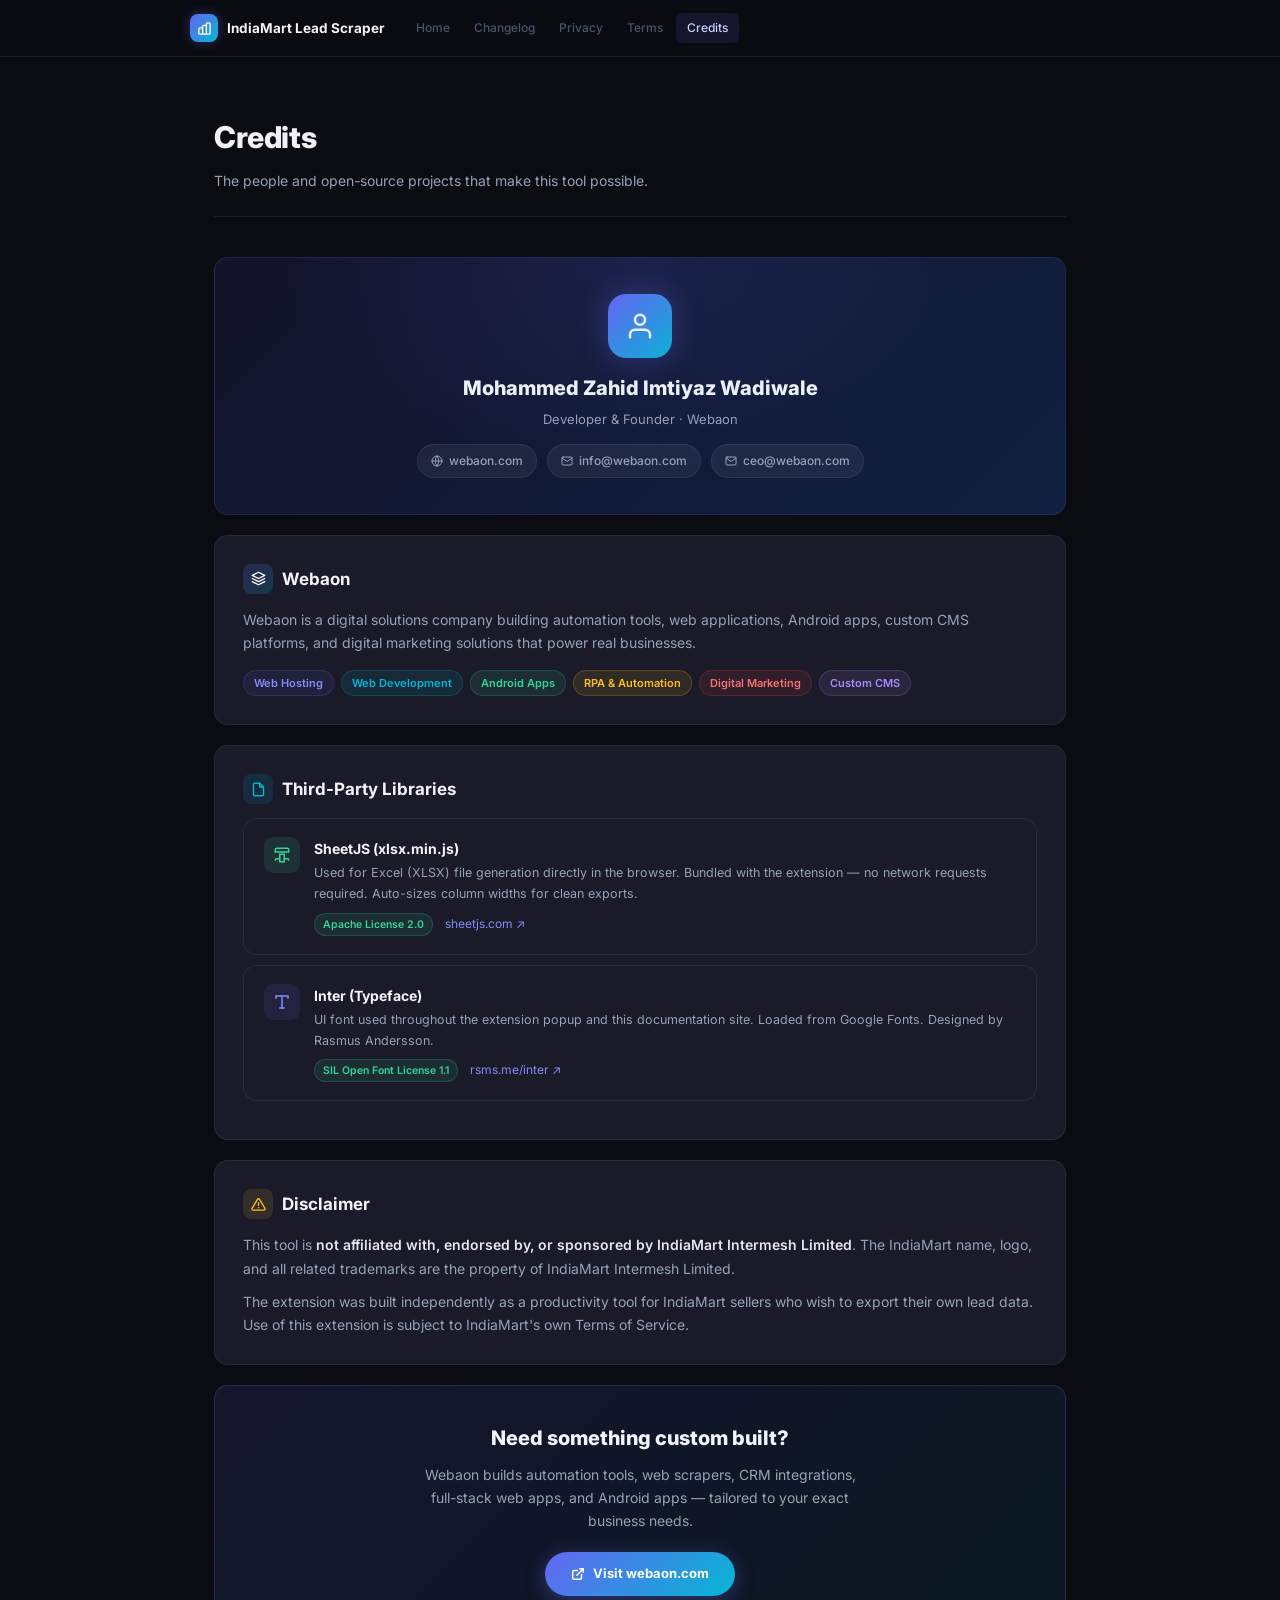
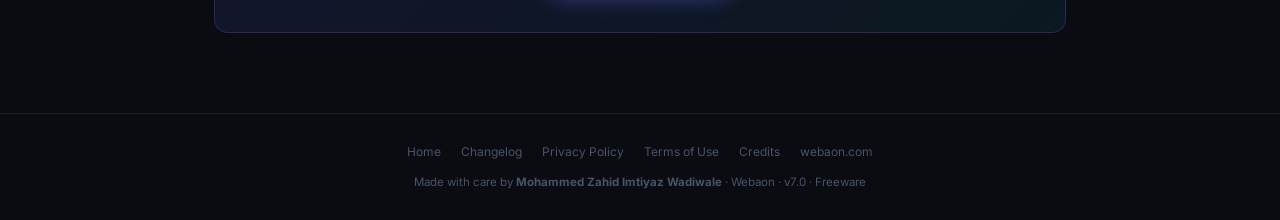
<file: docs/credits.html>
<!DOCTYPE html>
<html lang="en">
<head>
  <meta charset="UTF-8">
  <meta name="viewport" content="width=device-width, initial-scale=1.0">
  <title>Credits — IndiaMart Lead Scraper by Webaon</title>
  <meta name="description" content="Credits and attributions for the IndiaMart Lead Manager Scraper Chrome extension by Webaon.">
  <link rel="stylesheet" href="style.css">
</head>
<body>

<nav>
  <div class="nav-inner">
    <a class="nav-brand" href="index.html">
      <div class="nav-logo">
        <svg width="15" height="15" viewBox="0 0 24 24" fill="none"><path d="M9 19v-6a2 2 0 00-2-2H5a2 2 0 00-2 2v6a2 2 0 002 2h2a2 2 0 002-2zm0 0V9a2 2 0 012-2h2a2 2 0 012 2v10m-6 0a2 2 0 002 2h2a2 2 0 002-2m0 0V5a2 2 0 012-2h2a2 2 0 012 2v14a2 2 0 01-2 2h-2a2 2 0 01-2-2z" stroke="white" stroke-width="2.2" stroke-linecap="round" stroke-linejoin="round"/></svg>
      </div>
      <span>IndiaMart Lead Scraper</span>
    </a>
    <div class="nav-links">
      <a href="index.html">Home</a>
      <a href="changelog.html">Changelog</a>
      <a href="privacy.html">Privacy</a>
      <a href="terms.html">Terms</a>
      <a href="credits.html" class="active">Credits</a>
    </div>
  </div>
</nav>

<main class="main">

  <div class="page-header">
    <h1>Credits</h1>
    <p>The people and open-source projects that make this tool possible.</p>
  </div>

  <!-- Author -->
  <div class="credit-hero">
    <div class="credit-avatar">
      <svg width="30" height="30" viewBox="0 0 24 24" fill="none"><path d="M20 21v-2a4 4 0 00-4-4H8a4 4 0 00-4 4v2" stroke="white" stroke-width="2" stroke-linecap="round"/><circle cx="12" cy="7" r="4" stroke="white" stroke-width="2" stroke-linecap="round"/></svg>
    </div>
    <h2>Mohammed Zahid Imtiyaz Wadiwale</h2>
    <p class="role">Developer &amp; Founder · Webaon</p>
    <div class="credit-links">
      <a class="credit-link" href="http://www.webaon.com/" target="_blank" rel="noopener">
        <svg width="12" height="12" viewBox="0 0 24 24" fill="none" stroke="currentColor" stroke-width="2" stroke-linecap="round"><circle cx="12" cy="12" r="10"/><path d="M2 12h20M12 2a15.3 15.3 0 010 20M12 2a15.3 15.3 0 000 20"/></svg>
        webaon.com
      </a>
      <a class="credit-link" href="mailto:info@webaon.com">
        <svg width="12" height="12" viewBox="0 0 24 24" fill="none" stroke="currentColor" stroke-width="2" stroke-linecap="round"><path d="M4 4h16c1.1 0 2 .9 2 2v12c0 1.1-.9 2-2 2H4c-1.1 0-2-.9-2-2V6c0-1.1.9-2 2-2z"/><polyline points="22,6 12,13 2,6"/></svg>
        info@webaon.com
      </a>
      <a class="credit-link" href="mailto:ceo@webaon.com">
        <svg width="12" height="12" viewBox="0 0 24 24" fill="none" stroke="currentColor" stroke-width="2" stroke-linecap="round"><path d="M4 4h16c1.1 0 2 .9 2 2v12c0 1.1-.9 2-2 2H4c-1.1 0-2-.9-2-2V6c0-1.1.9-2 2-2z"/><polyline points="22,6 12,13 2,6"/></svg>
        ceo@webaon.com
      </a>
    </div>
  </div>

  <!-- Webaon -->
  <div class="card">
    <h2>
      <div class="icon" style="background:linear-gradient(135deg,rgba(99,102,241,0.2),rgba(6,182,212,0.2))">
        <svg width="15" height="15" viewBox="0 0 24 24" fill="none"><path d="M12 2L2 7l10 5 10-5-10-5zM2 17l10 5 10-5M2 12l10 5 10-5" stroke="white" stroke-width="2" stroke-linecap="round" stroke-linejoin="round"/></svg>
      </div>
      Webaon
    </h2>
    <p>Webaon is a digital solutions company building automation tools, web applications, Android apps, custom CMS platforms, and digital marketing solutions that power real businesses.</p>
    <div style="margin-top:16px;display:flex;flex-wrap:wrap;gap:7px">
      <span style="background:rgba(99,102,241,0.1);border:1px solid rgba(99,102,241,0.2);color:#818cf8;font-size:11px;font-weight:600;padding:3px 10px;border-radius:99px">Web Hosting</span>
      <span style="background:rgba(6,182,212,0.1);border:1px solid rgba(6,182,212,0.2);color:#06b6d4;font-size:11px;font-weight:600;padding:3px 10px;border-radius:99px">Web Development</span>
      <span style="background:rgba(52,211,153,0.1);border:1px solid rgba(52,211,153,0.2);color:#34d399;font-size:11px;font-weight:600;padding:3px 10px;border-radius:99px">Android Apps</span>
      <span style="background:rgba(251,191,36,0.1);border:1px solid rgba(251,191,36,0.2);color:#fbbf24;font-size:11px;font-weight:600;padding:3px 10px;border-radius:99px">RPA &amp; Automation</span>
      <span style="background:rgba(239,68,68,0.1);border:1px solid rgba(239,68,68,0.2);color:#f87171;font-size:11px;font-weight:600;padding:3px 10px;border-radius:99px">Digital Marketing</span>
      <span style="background:rgba(167,139,250,0.1);border:1px solid rgba(167,139,250,0.2);color:#a78bfa;font-size:11px;font-weight:600;padding:3px 10px;border-radius:99px">Custom CMS</span>
    </div>
  </div>

  <!-- Third-party libraries -->
  <div class="card">
    <h2>
      <div class="icon" style="background:rgba(6,182,212,0.12)">
        <svg width="15" height="15" viewBox="0 0 24 24" fill="none" stroke="#06b6d4" stroke-width="2.2" stroke-linecap="round"><path d="M14 2H6a2 2 0 00-2 2v16a2 2 0 002 2h12a2 2 0 002-2V8z"/><polyline points="14 2 14 8 20 8"/></svg>
      </div>
      Third-Party Libraries
    </h2>

    <div class="lib-card">
      <div class="lib-icon" style="background:rgba(52,211,153,0.12)">
        <svg width="18" height="18" viewBox="0 0 24 24" fill="none" stroke="#34d399" stroke-width="2" stroke-linecap="round"><path d="M9 17H5a2 2 0 00-2 2"/><path d="M15 17h4a2 2 0 012 2"/><rect x="9" y="11" width="6" height="10"/><path d="M3 5a2 2 0 012-2h14a2 2 0 012 2v3H3z"/></svg>
      </div>
      <div class="lib-body">
        <h3>SheetJS (xlsx.min.js)</h3>
        <p>Used for Excel (XLSX) file generation directly in the browser. Bundled with the extension — no network requests required. Auto-sizes column widths for clean exports.</p>
        <span class="lib-badge">Apache License 2.0</span>
        &nbsp;
        <a href="https://sheetjs.com/" target="_blank" rel="noopener" style="font-size:12px;color:#818cf8;text-decoration:none">sheetjs.com ↗</a>
      </div>
    </div>

    <div class="lib-card">
      <div class="lib-icon" style="background:rgba(99,102,241,0.12)">
        <svg width="18" height="18" viewBox="0 0 24 24" fill="none" stroke="#818cf8" stroke-width="2" stroke-linecap="round"><polyline points="4 7 4 4 20 4 20 7"/><line x1="9" y1="20" x2="15" y2="20"/><line x1="12" y1="4" x2="12" y2="20"/></svg>
      </div>
      <div class="lib-body">
        <h3>Inter (Typeface)</h3>
        <p>UI font used throughout the extension popup and this documentation site. Loaded from Google Fonts. Designed by Rasmus Andersson.</p>
        <span class="lib-badge">SIL Open Font License 1.1</span>
        &nbsp;
        <a href="https://rsms.me/inter/" target="_blank" rel="noopener" style="font-size:12px;color:#818cf8;text-decoration:none">rsms.me/inter ↗</a>
      </div>
    </div>

  </div>

  <!-- Disclaimer -->
  <div class="card">
    <h2>
      <div class="icon" style="background:rgba(251,191,36,0.12)">
        <svg width="15" height="15" viewBox="0 0 24 24" fill="none" stroke="#fbbf24" stroke-width="2.2" stroke-linecap="round"><path d="M10.29 3.86L1.82 18a2 2 0 001.71 3h16.94a2 2 0 001.71-3L13.71 3.86a2 2 0 00-3.42 0z"/><line x1="12" y1="9" x2="12" y2="13"/><line x1="12" y1="17" x2="12.01" y2="17"/></svg>
      </div>
      Disclaimer
    </h2>
    <p>This tool is <strong>not affiliated with, endorsed by, or sponsored by IndiaMart Intermesh Limited</strong>. The IndiaMart name, logo, and all related trademarks are the property of IndiaMart Intermesh Limited.</p>
    <p>The extension was built independently as a productivity tool for IndiaMart sellers who wish to export their own lead data. Use of this extension is subject to IndiaMart's own Terms of Service.</p>
  </div>

  <!-- CTA -->
  <div class="cta-box">
    <h2>Need something custom built?</h2>
    <p>Webaon builds automation tools, web scrapers, CRM integrations, full-stack web apps, and Android apps — tailored to your exact business needs.</p>
    <a class="btn-cta" href="http://www.webaon.com/" target="_blank" rel="noopener">
      <svg width="14" height="14" viewBox="0 0 24 24" fill="none" stroke="currentColor" stroke-width="2.5" stroke-linecap="round"><path d="M18 13v6a2 2 0 01-2 2H5a2 2 0 01-2-2V8a2 2 0 012-2h6M15 3h6v6M10 14L21 3"/></svg>
      Visit webaon.com
    </a>
  </div>

</main>

<footer>
  <div class="footer-inner">
    <div class="footer-links">
      <a href="index.html">Home</a>
      <a href="changelog.html">Changelog</a>
      <a href="privacy.html">Privacy Policy</a>
      <a href="terms.html">Terms of Use</a>
      <a href="credits.html">Credits</a>
      <a href="http://www.webaon.com/" target="_blank" rel="noopener">webaon.com</a>
    </div>
    <p>Made with care by <strong>Mohammed Zahid Imtiyaz Wadiwale</strong> · Webaon · v7.0 · Freeware</p>
  </div>
</footer>

</body>
</html>
</file>
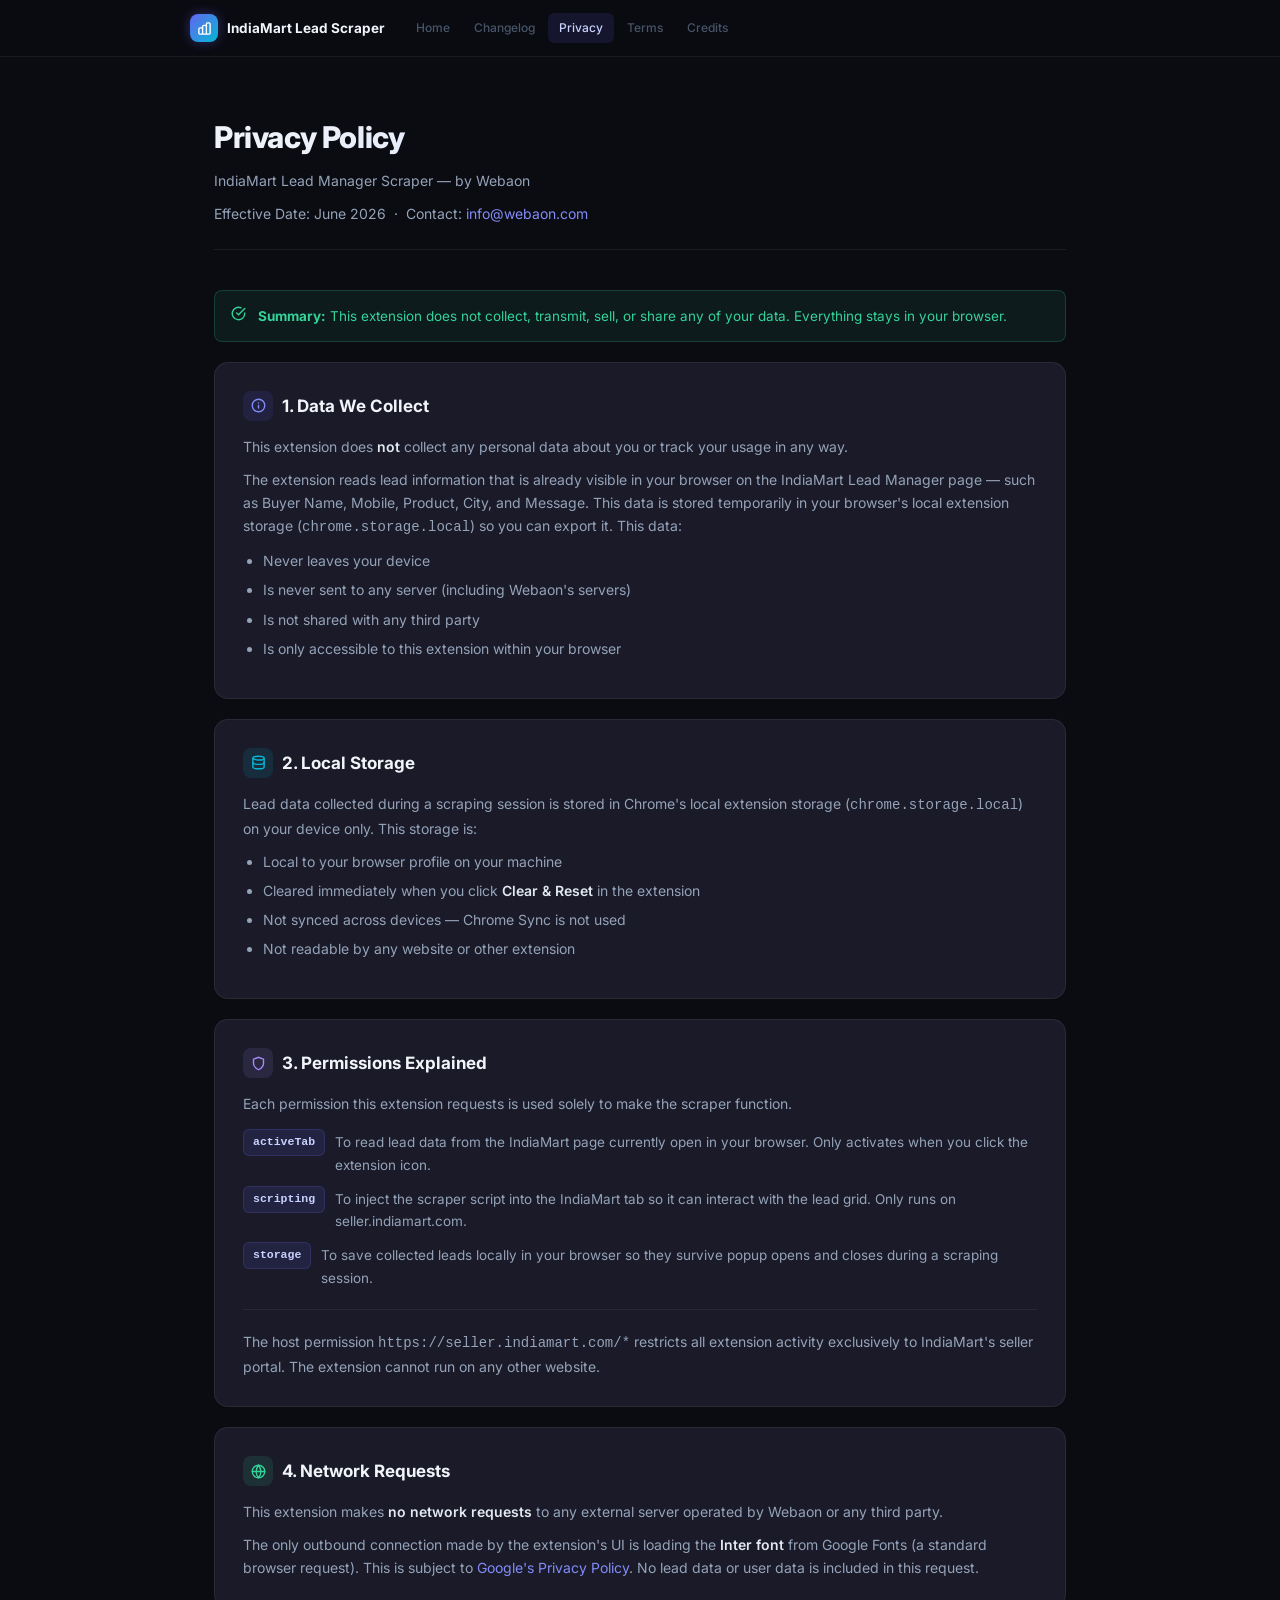
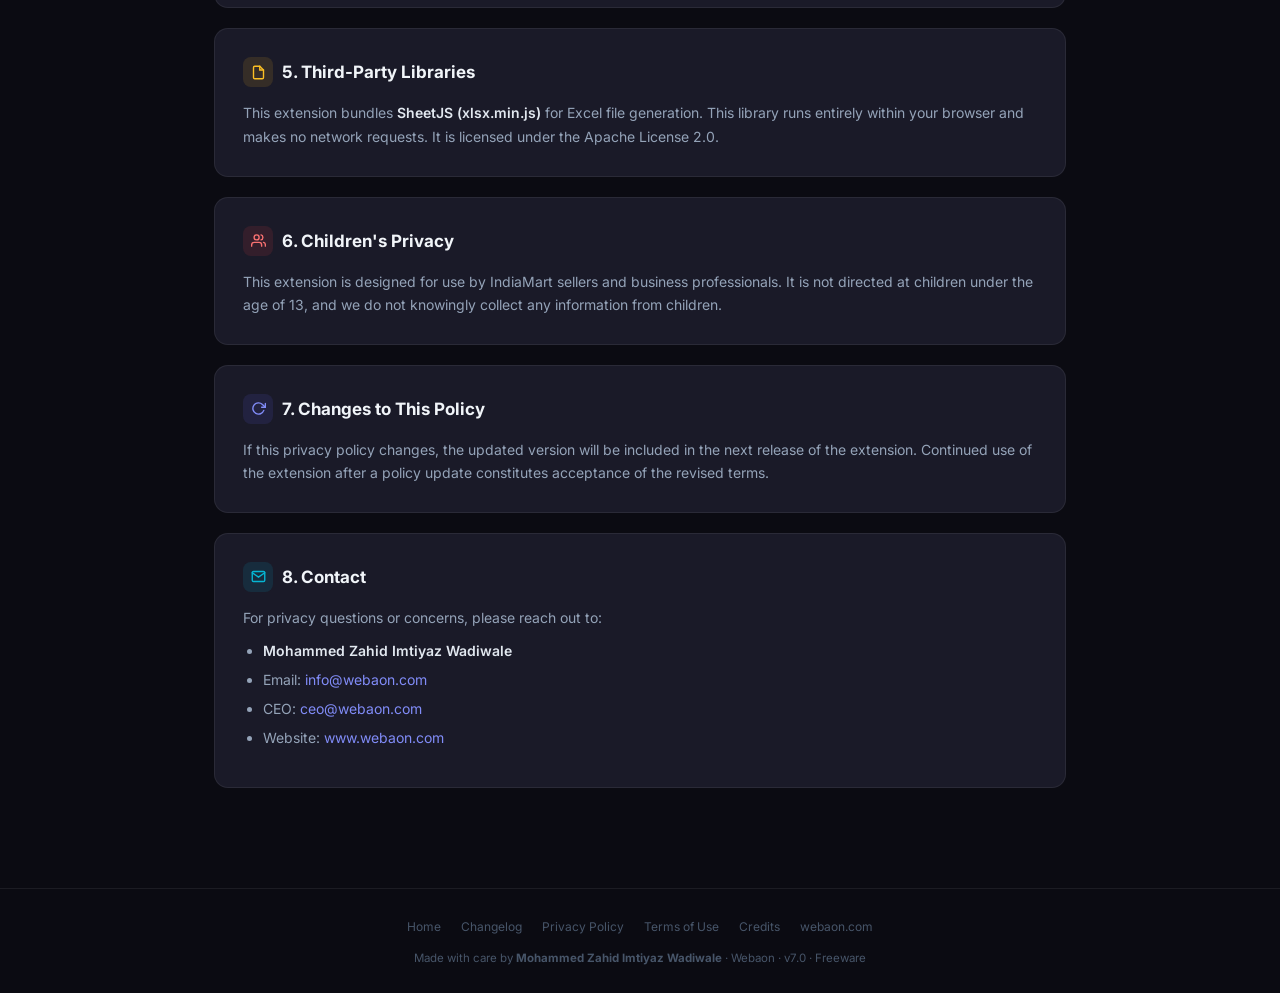
<file: docs/privacy.html>
<!DOCTYPE html>
<html lang="en">
<head>
  <meta charset="UTF-8">
  <meta name="viewport" content="width=device-width, initial-scale=1.0">
  <title>Privacy Policy — IndiaMart Lead Scraper by Webaon</title>
  <meta name="description" content="Privacy policy for the IndiaMart Lead Manager Scraper Chrome extension by Webaon.">
  <link rel="stylesheet" href="style.css">
</head>
<body>

<nav>
  <div class="nav-inner">
    <a class="nav-brand" href="index.html">
      <div class="nav-logo">
        <svg width="15" height="15" viewBox="0 0 24 24" fill="none"><path d="M9 19v-6a2 2 0 00-2-2H5a2 2 0 00-2 2v6a2 2 0 002 2h2a2 2 0 002-2zm0 0V9a2 2 0 012-2h2a2 2 0 012 2v10m-6 0a2 2 0 002 2h2a2 2 0 002-2m0 0V5a2 2 0 012-2h2a2 2 0 012 2v14a2 2 0 01-2 2h-2a2 2 0 01-2-2z" stroke="white" stroke-width="2.2" stroke-linecap="round" stroke-linejoin="round"/></svg>
      </div>
      <span>IndiaMart Lead Scraper</span>
    </a>
    <div class="nav-links">
      <a href="index.html">Home</a>
      <a href="changelog.html">Changelog</a>
      <a href="privacy.html" class="active">Privacy</a>
      <a href="terms.html">Terms</a>
      <a href="credits.html">Credits</a>
    </div>
  </div>
</nav>

<main class="main">

  <div class="page-header">
    <h1>Privacy Policy</h1>
    <p>IndiaMart Lead Manager Scraper — by Webaon</p>
    <p class="effective">Effective Date: June 2026 &nbsp;·&nbsp; Contact: <a href="mailto:info@webaon.com" style="color:#818cf8;text-decoration:none">info@webaon.com</a></p>
  </div>

  <div class="alert alert-green" style="margin-bottom:20px">
    <svg width="15" height="15" viewBox="0 0 24 24" fill="none" stroke="currentColor" stroke-width="2.2" stroke-linecap="round"><path d="M22 11.08V12a10 10 0 11-5.93-9.14"/><polyline points="22 4 12 14.01 9 11.01"/></svg>
    <span><strong>Summary:</strong> This extension does not collect, transmit, sell, or share any of your data. Everything stays in your browser.</span>
  </div>

  <div class="card">
    <h2>
      <div class="icon" style="background:rgba(99,102,241,0.12)">
        <svg width="15" height="15" viewBox="0 0 24 24" fill="none" stroke="#818cf8" stroke-width="2.2" stroke-linecap="round"><circle cx="12" cy="12" r="10"/><path d="M12 16v-4M12 8h.01"/></svg>
      </div>
      1. Data We Collect
    </h2>
    <p>This extension does <strong>not</strong> collect any personal data about you or track your usage in any way.</p>
    <p>The extension reads lead information that is already visible in your browser on the IndiaMart Lead Manager page — such as Buyer Name, Mobile, Product, City, and Message. This data is stored temporarily in your browser's local extension storage (<code>chrome.storage.local</code>) so you can export it. This data:</p>
    <ul>
      <li>Never leaves your device</li>
      <li>Is never sent to any server (including Webaon's servers)</li>
      <li>Is not shared with any third party</li>
      <li>Is only accessible to this extension within your browser</li>
    </ul>
  </div>

  <div class="card">
    <h2>
      <div class="icon" style="background:rgba(6,182,212,0.12)">
        <svg width="15" height="15" viewBox="0 0 24 24" fill="none" stroke="#06b6d4" stroke-width="2.2" stroke-linecap="round"><ellipse cx="12" cy="5" rx="9" ry="3"/><path d="M21 12c0 1.66-4 3-9 3s-9-1.34-9-3"/><path d="M3 5v14c0 1.66 4 3 9 3s9-1.34 9-3V5"/></svg>
      </div>
      2. Local Storage
    </h2>
    <p>Lead data collected during a scraping session is stored in Chrome's local extension storage (<code>chrome.storage.local</code>) on your device only. This storage is:</p>
    <ul>
      <li>Local to your browser profile on your machine</li>
      <li>Cleared immediately when you click <strong>Clear &amp; Reset</strong> in the extension</li>
      <li>Not synced across devices — Chrome Sync is not used</li>
      <li>Not readable by any website or other extension</li>
    </ul>
  </div>

  <div class="card">
    <h2>
      <div class="icon" style="background:rgba(167,139,250,0.12)">
        <svg width="15" height="15" viewBox="0 0 24 24" fill="none" stroke="#a78bfa" stroke-width="2.2" stroke-linecap="round"><path d="M12 22s8-4 8-10V5l-8-3-8 3v7c0 6 8 10 8 10z"/></svg>
      </div>
      3. Permissions Explained
    </h2>
    <p>Each permission this extension requests is used solely to make the scraper function.</p>
    <div style="margin-top:14px">
      <div class="perm-row">
        <span class="perm-name">activeTab</span>
        <span class="perm-desc">To read lead data from the IndiaMart page currently open in your browser. Only activates when you click the extension icon.</span>
      </div>
      <div class="perm-row">
        <span class="perm-name">scripting</span>
        <span class="perm-desc">To inject the scraper script into the IndiaMart tab so it can interact with the lead grid. Only runs on seller.indiamart.com.</span>
      </div>
      <div class="perm-row">
        <span class="perm-name">storage</span>
        <span class="perm-desc">To save collected leads locally in your browser so they survive popup opens and closes during a scraping session.</span>
      </div>
    </div>
    <div class="divider"></div>
    <p>The host permission <code>https://seller.indiamart.com/*</code> restricts all extension activity exclusively to IndiaMart's seller portal. The extension cannot run on any other website.</p>
  </div>

  <div class="card">
    <h2>
      <div class="icon" style="background:rgba(52,211,153,0.12)">
        <svg width="15" height="15" viewBox="0 0 24 24" fill="none" stroke="#34d399" stroke-width="2.2" stroke-linecap="round"><path d="M12 2a10 10 0 100 20A10 10 0 0012 2z"/><path d="M2 12h20M12 2a15.3 15.3 0 010 20M12 2a15.3 15.3 0 000 20"/></svg>
      </div>
      4. Network Requests
    </h2>
    <p>This extension makes <strong>no network requests</strong> to any external server operated by Webaon or any third party.</p>
    <p>The only outbound connection made by the extension's UI is loading the <strong>Inter font</strong> from Google Fonts (a standard browser request). This is subject to <a href="https://policies.google.com/privacy" target="_blank" rel="noopener">Google's Privacy Policy</a>. No lead data or user data is included in this request.</p>
  </div>

  <div class="card">
    <h2>
      <div class="icon" style="background:rgba(251,191,36,0.12)">
        <svg width="15" height="15" viewBox="0 0 24 24" fill="none" stroke="#fbbf24" stroke-width="2.2" stroke-linecap="round"><path d="M14 2H6a2 2 0 00-2 2v16a2 2 0 002 2h12a2 2 0 002-2V8z"/><polyline points="14 2 14 8 20 8"/></svg>
      </div>
      5. Third-Party Libraries
    </h2>
    <p>This extension bundles <a href="https://sheetjs.com/" target="_blank" rel="noopener"><strong>SheetJS (xlsx.min.js)</strong></a> for Excel file generation. This library runs entirely within your browser and makes no network requests. It is licensed under the Apache License 2.0.</p>
  </div>

  <div class="card">
    <h2>
      <div class="icon" style="background:rgba(239,68,68,0.12)">
        <svg width="15" height="15" viewBox="0 0 24 24" fill="none" stroke="#f87171" stroke-width="2.2" stroke-linecap="round"><path d="M17 21v-2a4 4 0 00-4-4H5a4 4 0 00-4 4v2"/><circle cx="9" cy="7" r="4"/><path d="M23 21v-2a4 4 0 00-3-3.87M16 3.13a4 4 0 010 7.75"/></svg>
      </div>
      6. Children's Privacy
    </h2>
    <p>This extension is designed for use by IndiaMart sellers and business professionals. It is not directed at children under the age of 13, and we do not knowingly collect any information from children.</p>
  </div>

  <div class="card">
    <h2>
      <div class="icon" style="background:rgba(99,102,241,0.12)">
        <svg width="15" height="15" viewBox="0 0 24 24" fill="none" stroke="#818cf8" stroke-width="2.2" stroke-linecap="round"><polyline points="23 4 23 10 17 10"/><path d="M20.49 15a9 9 0 11-2.12-9.36L23 10"/></svg>
      </div>
      7. Changes to This Policy
    </h2>
    <p>If this privacy policy changes, the updated version will be included in the next release of the extension. Continued use of the extension after a policy update constitutes acceptance of the revised terms.</p>
  </div>

  <div class="card">
    <h2>
      <div class="icon" style="background:rgba(6,182,212,0.12)">
        <svg width="15" height="15" viewBox="0 0 24 24" fill="none" stroke="#06b6d4" stroke-width="2.2" stroke-linecap="round"><path d="M4 4h16c1.1 0 2 .9 2 2v12c0 1.1-.9 2-2 2H4c-1.1 0-2-.9-2-2V6c0-1.1.9-2 2-2z"/><polyline points="22,6 12,13 2,6"/></svg>
      </div>
      8. Contact
    </h2>
    <p>For privacy questions or concerns, please reach out to:</p>
    <ul style="margin-top:10px">
      <li><strong>Mohammed Zahid Imtiyaz Wadiwale</strong></li>
      <li>Email: <a href="mailto:info@webaon.com">info@webaon.com</a></li>
      <li>CEO: <a href="mailto:ceo@webaon.com">ceo@webaon.com</a></li>
      <li>Website: <a href="http://www.webaon.com/" target="_blank" rel="noopener">www.webaon.com</a></li>
    </ul>
  </div>

</main>

<footer>
  <div class="footer-inner">
    <div class="footer-links">
      <a href="index.html">Home</a>
      <a href="changelog.html">Changelog</a>
      <a href="privacy.html">Privacy Policy</a>
      <a href="terms.html">Terms of Use</a>
      <a href="credits.html">Credits</a>
      <a href="http://www.webaon.com/" target="_blank" rel="noopener">webaon.com</a>
    </div>
    <p>Made with care by <strong>Mohammed Zahid Imtiyaz Wadiwale</strong> · Webaon · v7.0 · Freeware</p>
  </div>
</footer>

</body>
</html>
</file>
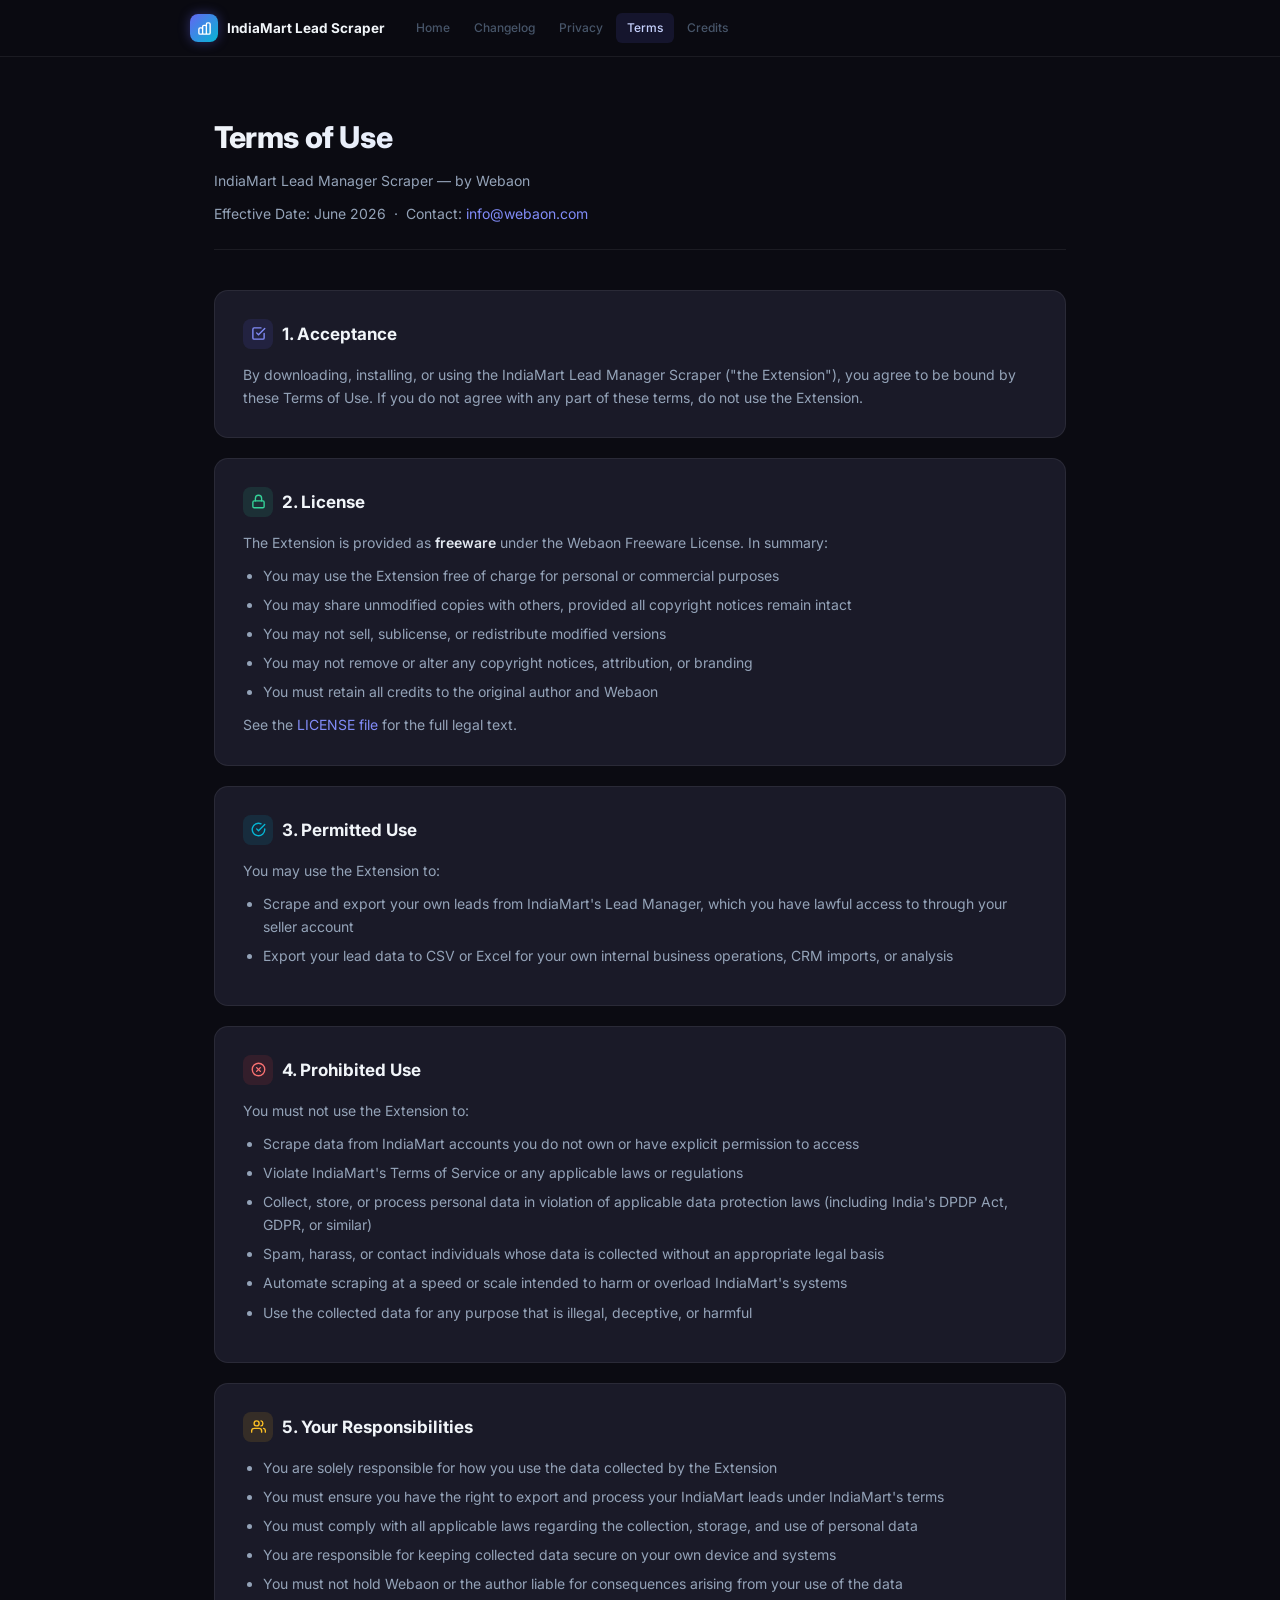
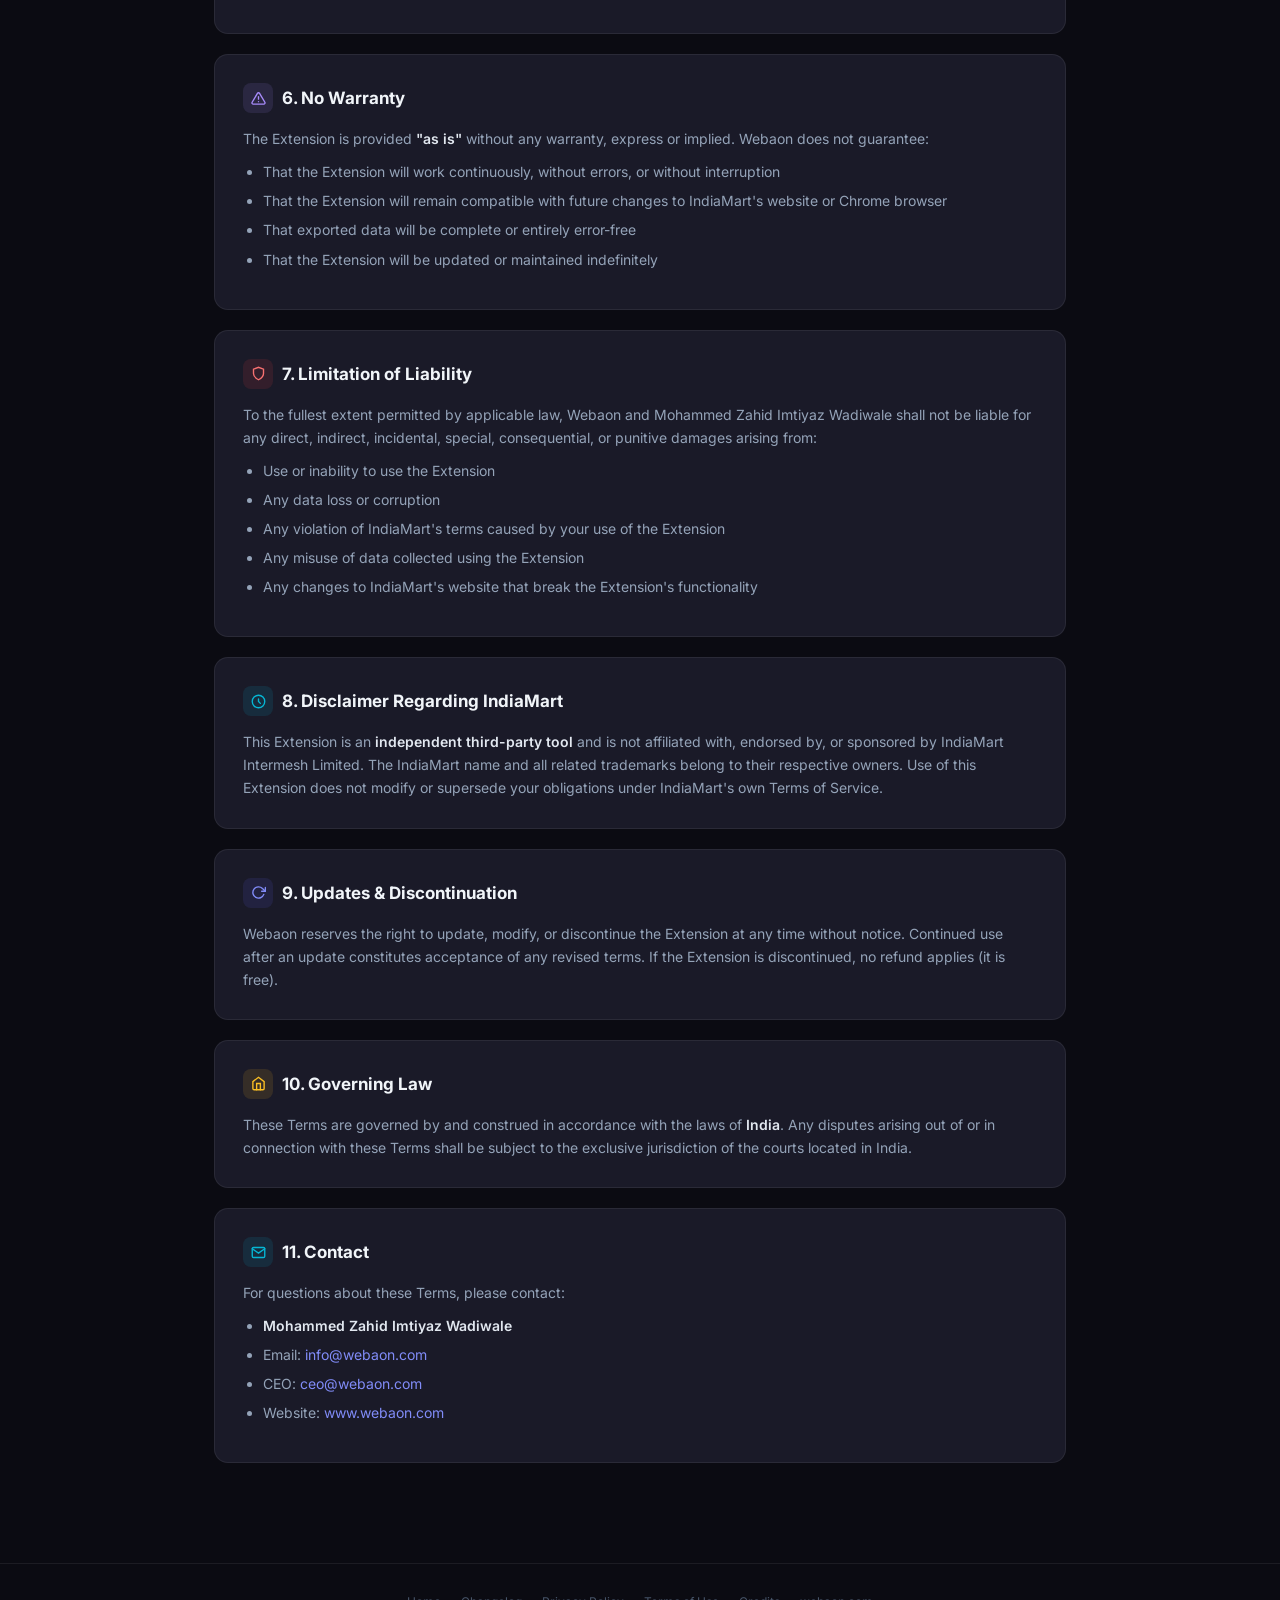
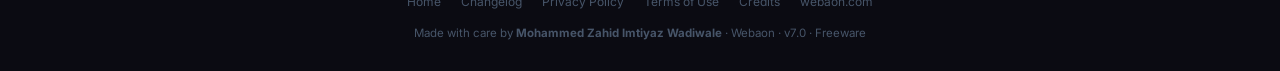
<file: docs/terms.html>
<!DOCTYPE html>
<html lang="en">
<head>
  <meta charset="UTF-8">
  <meta name="viewport" content="width=device-width, initial-scale=1.0">
  <title>Terms of Use — IndiaMart Lead Scraper by Webaon</title>
  <meta name="description" content="Terms of use for the IndiaMart Lead Manager Scraper Chrome extension by Webaon.">
  <link rel="stylesheet" href="style.css">
</head>
<body>

<nav>
  <div class="nav-inner">
    <a class="nav-brand" href="index.html">
      <div class="nav-logo">
        <svg width="15" height="15" viewBox="0 0 24 24" fill="none"><path d="M9 19v-6a2 2 0 00-2-2H5a2 2 0 00-2 2v6a2 2 0 002 2h2a2 2 0 002-2zm0 0V9a2 2 0 012-2h2a2 2 0 012 2v10m-6 0a2 2 0 002 2h2a2 2 0 002-2m0 0V5a2 2 0 012-2h2a2 2 0 012 2v14a2 2 0 01-2 2h-2a2 2 0 01-2-2z" stroke="white" stroke-width="2.2" stroke-linecap="round" stroke-linejoin="round"/></svg>
      </div>
      <span>IndiaMart Lead Scraper</span>
    </a>
    <div class="nav-links">
      <a href="index.html">Home</a>
      <a href="changelog.html">Changelog</a>
      <a href="privacy.html">Privacy</a>
      <a href="terms.html" class="active">Terms</a>
      <a href="credits.html">Credits</a>
    </div>
  </div>
</nav>

<main class="main">

  <div class="page-header">
    <h1>Terms of Use</h1>
    <p>IndiaMart Lead Manager Scraper — by Webaon</p>
    <p class="effective">Effective Date: June 2026 &nbsp;·&nbsp; Contact: <a href="mailto:info@webaon.com" style="color:#818cf8;text-decoration:none">info@webaon.com</a></p>
  </div>

  <div class="card">
    <h2>
      <div class="icon" style="background:rgba(99,102,241,0.12)">
        <svg width="15" height="15" viewBox="0 0 24 24" fill="none" stroke="#818cf8" stroke-width="2.2" stroke-linecap="round"><path d="M9 11l3 3L22 4"/><path d="M21 12v7a2 2 0 01-2 2H5a2 2 0 01-2-2V5a2 2 0 012-2h11"/></svg>
      </div>
      1. Acceptance
    </h2>
    <p>By downloading, installing, or using the IndiaMart Lead Manager Scraper ("the Extension"), you agree to be bound by these Terms of Use. If you do not agree with any part of these terms, do not use the Extension.</p>
  </div>

  <div class="card">
    <h2>
      <div class="icon" style="background:rgba(52,211,153,0.12)">
        <svg width="15" height="15" viewBox="0 0 24 24" fill="none" stroke="#34d399" stroke-width="2.2" stroke-linecap="round"><rect x="3" y="11" width="18" height="11" rx="2"/><path d="M7 11V7a5 5 0 0110 0v4"/></svg>
      </div>
      2. License
    </h2>
    <p>The Extension is provided as <strong>freeware</strong> under the Webaon Freeware License. In summary:</p>
    <ul>
      <li>You may use the Extension free of charge for personal or commercial purposes</li>
      <li>You may share unmodified copies with others, provided all copyright notices remain intact</li>
      <li>You may not sell, sublicense, or redistribute modified versions</li>
      <li>You may not remove or alter any copyright notices, attribution, or branding</li>
      <li>You must retain all credits to the original author and Webaon</li>
    </ul>
    <p style="margin-top:10px">See the <a href="https://github.com/zahidwadiwale/indiamart-scraper/blob/main/LICENSE" target="_blank" rel="noopener">LICENSE file</a> for the full legal text.</p>
  </div>

  <div class="card">
    <h2>
      <div class="icon" style="background:rgba(6,182,212,0.12)">
        <svg width="15" height="15" viewBox="0 0 24 24" fill="none" stroke="#06b6d4" stroke-width="2.2" stroke-linecap="round"><path d="M22 11.08V12a10 10 0 11-5.93-9.14"/><polyline points="22 4 12 14.01 9 11.01"/></svg>
      </div>
      3. Permitted Use
    </h2>
    <p>You may use the Extension to:</p>
    <ul>
      <li>Scrape and export your own leads from IndiaMart's Lead Manager, which you have lawful access to through your seller account</li>
      <li>Export your lead data to CSV or Excel for your own internal business operations, CRM imports, or analysis</li>
    </ul>
  </div>

  <div class="card">
    <h2>
      <div class="icon" style="background:rgba(239,68,68,0.12)">
        <svg width="15" height="15" viewBox="0 0 24 24" fill="none" stroke="#f87171" stroke-width="2.2" stroke-linecap="round"><circle cx="12" cy="12" r="10"/><line x1="15" y1="9" x2="9" y2="15"/><line x1="9" y1="9" x2="15" y2="15"/></svg>
      </div>
      4. Prohibited Use
    </h2>
    <p>You must not use the Extension to:</p>
    <ul>
      <li>Scrape data from IndiaMart accounts you do not own or have explicit permission to access</li>
      <li>Violate IndiaMart's Terms of Service or any applicable laws or regulations</li>
      <li>Collect, store, or process personal data in violation of applicable data protection laws (including India's DPDP Act, GDPR, or similar)</li>
      <li>Spam, harass, or contact individuals whose data is collected without an appropriate legal basis</li>
      <li>Automate scraping at a speed or scale intended to harm or overload IndiaMart's systems</li>
      <li>Use the collected data for any purpose that is illegal, deceptive, or harmful</li>
    </ul>
  </div>

  <div class="card">
    <h2>
      <div class="icon" style="background:rgba(251,191,36,0.12)">
        <svg width="15" height="15" viewBox="0 0 24 24" fill="none" stroke="#fbbf24" stroke-width="2.2" stroke-linecap="round"><path d="M17 21v-2a4 4 0 00-4-4H5a4 4 0 00-4 4v2"/><circle cx="9" cy="7" r="4"/><path d="M23 21v-2a4 4 0 00-3-3.87M16 3.13a4 4 0 010 7.75"/></svg>
      </div>
      5. Your Responsibilities
    </h2>
    <ul>
      <li>You are solely responsible for how you use the data collected by the Extension</li>
      <li>You must ensure you have the right to export and process your IndiaMart leads under IndiaMart's terms</li>
      <li>You must comply with all applicable laws regarding the collection, storage, and use of personal data</li>
      <li>You are responsible for keeping collected data secure on your own device and systems</li>
      <li>You must not hold Webaon or the author liable for consequences arising from your use of the data</li>
    </ul>
  </div>

  <div class="card">
    <h2>
      <div class="icon" style="background:rgba(167,139,250,0.12)">
        <svg width="15" height="15" viewBox="0 0 24 24" fill="none" stroke="#a78bfa" stroke-width="2.2" stroke-linecap="round"><path d="M10.29 3.86L1.82 18a2 2 0 001.71 3h16.94a2 2 0 001.71-3L13.71 3.86a2 2 0 00-3.42 0z"/><line x1="12" y1="9" x2="12" y2="13"/><line x1="12" y1="17" x2="12.01" y2="17"/></svg>
      </div>
      6. No Warranty
    </h2>
    <p>The Extension is provided <strong>"as is"</strong> without any warranty, express or implied. Webaon does not guarantee:</p>
    <ul>
      <li>That the Extension will work continuously, without errors, or without interruption</li>
      <li>That the Extension will remain compatible with future changes to IndiaMart's website or Chrome browser</li>
      <li>That exported data will be complete or entirely error-free</li>
      <li>That the Extension will be updated or maintained indefinitely</li>
    </ul>
  </div>

  <div class="card">
    <h2>
      <div class="icon" style="background:rgba(239,68,68,0.12)">
        <svg width="15" height="15" viewBox="0 0 24 24" fill="none" stroke="#f87171" stroke-width="2.2" stroke-linecap="round"><path d="M12 22s8-4 8-10V5l-8-3-8 3v7c0 6 8 10 8 10z"/></svg>
      </div>
      7. Limitation of Liability
    </h2>
    <p>To the fullest extent permitted by applicable law, Webaon and Mohammed Zahid Imtiyaz Wadiwale shall not be liable for any direct, indirect, incidental, special, consequential, or punitive damages arising from:</p>
    <ul>
      <li>Use or inability to use the Extension</li>
      <li>Any data loss or corruption</li>
      <li>Any violation of IndiaMart's terms caused by your use of the Extension</li>
      <li>Any misuse of data collected using the Extension</li>
      <li>Any changes to IndiaMart's website that break the Extension's functionality</li>
    </ul>
  </div>

  <div class="card">
    <h2>
      <div class="icon" style="background:rgba(6,182,212,0.12)">
        <svg width="15" height="15" viewBox="0 0 24 24" fill="none" stroke="#06b6d4" stroke-width="2.2" stroke-linecap="round"><circle cx="12" cy="12" r="10"/><path d="M12 8v4l3 3"/></svg>
      </div>
      8. Disclaimer Regarding IndiaMart
    </h2>
    <p>This Extension is an <strong>independent third-party tool</strong> and is not affiliated with, endorsed by, or sponsored by IndiaMart Intermesh Limited. The IndiaMart name and all related trademarks belong to their respective owners. Use of this Extension does not modify or supersede your obligations under IndiaMart's own Terms of Service.</p>
  </div>

  <div class="card">
    <h2>
      <div class="icon" style="background:rgba(99,102,241,0.12)">
        <svg width="15" height="15" viewBox="0 0 24 24" fill="none" stroke="#818cf8" stroke-width="2.2" stroke-linecap="round"><polyline points="23 4 23 10 17 10"/><path d="M20.49 15a9 9 0 11-2.12-9.36L23 10"/></svg>
      </div>
      9. Updates &amp; Discontinuation
    </h2>
    <p>Webaon reserves the right to update, modify, or discontinue the Extension at any time without notice. Continued use after an update constitutes acceptance of any revised terms. If the Extension is discontinued, no refund applies (it is free).</p>
  </div>

  <div class="card">
    <h2>
      <div class="icon" style="background:rgba(251,191,36,0.12)">
        <svg width="15" height="15" viewBox="0 0 24 24" fill="none" stroke="#fbbf24" stroke-width="2.2" stroke-linecap="round"><path d="M3 9l9-7 9 7v11a2 2 0 01-2 2H5a2 2 0 01-2-2z"/><polyline points="9 22 9 12 15 12 15 22"/></svg>
      </div>
      10. Governing Law
    </h2>
    <p>These Terms are governed by and construed in accordance with the laws of <strong>India</strong>. Any disputes arising out of or in connection with these Terms shall be subject to the exclusive jurisdiction of the courts located in India.</p>
  </div>

  <div class="card">
    <h2>
      <div class="icon" style="background:rgba(6,182,212,0.12)">
        <svg width="15" height="15" viewBox="0 0 24 24" fill="none" stroke="#06b6d4" stroke-width="2.2" stroke-linecap="round"><path d="M4 4h16c1.1 0 2 .9 2 2v12c0 1.1-.9 2-2 2H4c-1.1 0-2-.9-2-2V6c0-1.1.9-2 2-2z"/><polyline points="22,6 12,13 2,6"/></svg>
      </div>
      11. Contact
    </h2>
    <p>For questions about these Terms, please contact:</p>
    <ul style="margin-top:10px">
      <li><strong>Mohammed Zahid Imtiyaz Wadiwale</strong></li>
      <li>Email: <a href="mailto:info@webaon.com">info@webaon.com</a></li>
      <li>CEO: <a href="mailto:ceo@webaon.com">ceo@webaon.com</a></li>
      <li>Website: <a href="http://www.webaon.com/" target="_blank" rel="noopener">www.webaon.com</a></li>
    </ul>
  </div>

</main>

<footer>
  <div class="footer-inner">
    <div class="footer-links">
      <a href="index.html">Home</a>
      <a href="changelog.html">Changelog</a>
      <a href="privacy.html">Privacy Policy</a>
      <a href="terms.html">Terms of Use</a>
      <a href="credits.html">Credits</a>
      <a href="http://www.webaon.com/" target="_blank" rel="noopener">webaon.com</a>
    </div>
    <p>Made with care by <strong>Mohammed Zahid Imtiyaz Wadiwale</strong> · Webaon · v7.0 · Freeware</p>
  </div>
</footer>

</body>
</html>
</file>
<file: docs/style.css>
@import url('https://fonts.googleapis.com/css2?family=Inter:wght@400;500;600;700;800&display=swap');

*, *::before, *::after { box-sizing: border-box; margin: 0; padding: 0; }

:root {
  --bg:        #0b0b12;
  --surface:   #13131e;
  --card:      #1a1a28;
  --border:    rgba(255,255,255,0.07);
  --indigo:    #6366f1;
  --cyan:      #06b6d4;
  --green:     #34d399;
  --amber:     #fbbf24;
  --red:       #f87171;
  --text:      #e2e8f0;
  --muted:     #94a3b8;
  --dim:       #475569;
  --radius:    14px;
  --radius-sm: 8px;
}

html { scroll-behavior: smooth; }

body {
  font-family: 'Inter', system-ui, sans-serif;
  background: var(--bg);
  color: var(--text);
  line-height: 1.65;
  min-height: 100vh;
}

/* ── NAV ── */
nav {
  position: sticky; top: 0; z-index: 100;
  background: rgba(11,11,18,0.85);
  backdrop-filter: blur(16px);
  -webkit-backdrop-filter: blur(16px);
  border-bottom: 1px solid var(--border);
  padding: 0 24px;
}
.nav-inner {
  max-width: 900px;
  margin: 0 auto;
  display: flex;
  align-items: center;
  gap: 8px;
  height: 56px;
  flex-wrap: wrap;
}
.nav-brand {
  display: flex; align-items: center; gap: 9px;
  text-decoration: none; margin-right: 12px;
}
.nav-logo {
  width: 28px; height: 28px;
  background: linear-gradient(135deg, var(--indigo), var(--cyan));
  border-radius: 8px;
  display: flex; align-items: center; justify-content: center;
  flex-shrink: 0;
  box-shadow: 0 0 12px rgba(99,102,241,0.4);
}
.nav-brand span {
  font-size: 13.5px; font-weight: 700; color: #f1f5f9;
  white-space: nowrap;
}
.nav-links { display: flex; gap: 2px; }
.nav-links a {
  font-size: 12px; font-weight: 500;
  color: var(--dim); text-decoration: none;
  padding: 5px 11px; border-radius: 6px;
  transition: all 0.15s;
  white-space: nowrap;
}
.nav-links a:hover, .nav-links a.active {
  color: #c7d2fe;
  background: rgba(99,102,241,0.12);
}

/* ── HERO ── */
.hero {
  background: linear-gradient(160deg, #12122a 0%, #0f1a3a 50%, #0b0b12 100%);
  border-bottom: 1px solid var(--border);
  padding: 72px 24px 64px;
  text-align: center;
  position: relative; overflow: hidden;
}
.hero::before {
  content: '';
  position: absolute; top: -80px; left: 50%; transform: translateX(-50%);
  width: 600px; height: 300px;
  background: radial-gradient(ellipse, rgba(99,102,241,0.18) 0%, transparent 70%);
  pointer-events: none;
}
.hero-badge {
  display: inline-flex; align-items: center; gap: 6px;
  background: rgba(99,102,241,0.12);
  border: 1px solid rgba(99,102,241,0.3);
  color: #c7d2fe;
  font-size: 11px; font-weight: 600;
  padding: 4px 12px; border-radius: 99px;
  letter-spacing: 0.4px;
  margin-bottom: 20px;
}
.hero-icon {
  width: 72px; height: 72px;
  background: linear-gradient(135deg, var(--indigo), var(--cyan));
  border-radius: 20px;
  display: flex; align-items: center; justify-content: center;
  margin: 0 auto 20px;
  box-shadow: 0 0 40px rgba(99,102,241,0.35);
}
.hero h1 {
  font-size: clamp(26px, 5vw, 38px);
  font-weight: 800;
  background: linear-gradient(135deg, #f1f5f9 30%, #c7d2fe);
  -webkit-background-clip: text; background-clip: text;
  -webkit-text-fill-color: transparent;
  letter-spacing: -0.5px;
  margin-bottom: 12px;
}
.hero p {
  font-size: 15px; color: var(--muted);
  max-width: 500px; margin: 0 auto 28px;
}
.hero-tags { display: flex; flex-wrap: wrap; gap: 8px; justify-content: center; }
.hero-tags span {
  background: rgba(255,255,255,0.05);
  border: 1px solid var(--border);
  color: var(--muted);
  font-size: 11.5px; font-weight: 500;
  padding: 4px 11px; border-radius: 99px;
}

/* ── MAIN LAYOUT ── */
.main {
  max-width: 900px;
  margin: 0 auto;
  padding: 56px 24px 80px;
}
.page-header {
  margin-bottom: 40px;
  padding-bottom: 24px;
  border-bottom: 1px solid var(--border);
}
.page-header h1 {
  font-size: clamp(22px, 4vw, 30px);
  font-weight: 800;
  letter-spacing: -0.4px;
  background: linear-gradient(135deg, #f1f5f9, #c7d2fe);
  -webkit-background-clip: text; background-clip: text;
  -webkit-text-fill-color: transparent;
  margin-bottom: 6px;
}
.page-header p { font-size: 14px; color: var(--muted); }
.effective { font-size: 12px; color: var(--dim); margin-top: 10px; }

/* ── CARDS / SECTIONS ── */
.card {
  background: var(--card);
  border: 1px solid var(--border);
  border-radius: var(--radius);
  padding: 28px;
  margin-bottom: 20px;
}
.card h2 {
  font-size: 17px; font-weight: 700;
  color: #f1f5f9;
  margin-bottom: 14px;
  display: flex; align-items: center; gap: 9px;
}
.card h2 .icon {
  width: 30px; height: 30px; border-radius: 8px;
  display: flex; align-items: center; justify-content: center;
  flex-shrink: 0;
}
.card p { color: var(--muted); font-size: 14px; margin-bottom: 10px; }
.card p:last-child { margin-bottom: 0; }
.card ul, .card ol {
  color: var(--muted); font-size: 14px;
  padding-left: 20px; margin-bottom: 10px;
}
.card li { margin-bottom: 6px; }
.card strong { color: var(--text); font-weight: 600; }
.card a { color: #818cf8; text-decoration: none; }
.card a:hover { color: #c7d2fe; text-decoration: underline; }

section-num {
  display: inline-block;
  background: rgba(99,102,241,0.15);
  color: #818cf8;
  font-size: 11px; font-weight: 700;
  padding: 1px 8px; border-radius: 99px;
  margin-right: 8px;
}

/* ── FEATURE GRID ── */
.feature-grid {
  display: grid;
  grid-template-columns: repeat(auto-fit, minmax(220px, 1fr));
  gap: 14px;
  margin-bottom: 20px;
}
.feature-card {
  background: var(--card);
  border: 1px solid var(--border);
  border-radius: var(--radius);
  padding: 20px;
  transition: border-color 0.2s, transform 0.2s;
}
.feature-card:hover {
  border-color: rgba(99,102,241,0.3);
  transform: translateY(-2px);
}
.feature-icon {
  width: 38px; height: 38px;
  border-radius: 10px;
  display: flex; align-items: center; justify-content: center;
  margin-bottom: 12px;
}
.feature-card h3 { font-size: 14px; font-weight: 700; color: #f1f5f9; margin-bottom: 5px; }
.feature-card p  { font-size: 12.5px; color: var(--muted); }

/* ── TABLE ── */
.table-wrap { overflow-x: auto; margin: 10px 0; }
table {
  width: 100%; border-collapse: collapse;
  font-size: 13.5px;
}
thead th {
  text-align: left;
  padding: 10px 14px;
  font-size: 11px; font-weight: 600;
  letter-spacing: 0.5px; text-transform: uppercase;
  color: var(--dim);
  border-bottom: 1px solid var(--border);
}
tbody td {
  padding: 11px 14px;
  color: var(--muted);
  border-bottom: 1px solid rgba(255,255,255,0.04);
}
tbody tr:last-child td { border-bottom: none; }
tbody tr:hover td { background: rgba(255,255,255,0.02); }
td strong { color: var(--text); font-weight: 600; }
td code {
  background: rgba(99,102,241,0.12);
  color: #c7d2fe;
  padding: 2px 7px; border-radius: 5px;
  font-size: 12px;
  font-family: 'Cascadia Code', 'Fira Code', 'Consolas', monospace;
}

/* ── STEPS ── */
.steps { counter-reset: step; display: flex; flex-direction: column; gap: 14px; }
.step {
  display: flex; gap: 14px; align-items: flex-start;
}
.step-num {
  counter-increment: step;
  width: 28px; height: 28px;
  background: linear-gradient(135deg, var(--indigo), var(--cyan));
  border-radius: 50%;
  display: flex; align-items: center; justify-content: center;
  font-size: 12px; font-weight: 700; color: white;
  flex-shrink: 0; margin-top: 1px;
}
.step-body h4 { font-size: 14px; font-weight: 600; color: #f1f5f9; margin-bottom: 3px; }
.step-body p  { font-size: 13px; color: var(--muted); }
.step-body code {
  background: rgba(99,102,241,0.12);
  color: #c7d2fe;
  padding: 2px 7px; border-radius: 5px;
  font-size: 12.5px;
  font-family: 'Cascadia Code','Fira Code','Consolas',monospace;
}

/* ── ALERT BOXES ── */
.alert {
  display: flex; gap: 12px; align-items: flex-start;
  padding: 14px 16px; border-radius: var(--radius-sm);
  font-size: 13.5px; margin-bottom: 14px;
}
.alert svg { flex-shrink: 0; margin-top: 1px; }
.alert-info  { background: rgba(99,102,241,0.1); border: 1px solid rgba(99,102,241,0.2); color: #c7d2fe; }
.alert-warn  { background: rgba(251,191,36,0.08); border: 1px solid rgba(251,191,36,0.2); color: #fbbf24; }
.alert-green { background: rgba(52,211,153,0.08); border: 1px solid rgba(52,211,153,0.2); color: #34d399; }

/* ── CTA BOX ── */
.cta-box {
  background: linear-gradient(135deg, rgba(99,102,241,0.12), rgba(6,182,212,0.08));
  border: 1px solid rgba(99,102,241,0.25);
  border-radius: var(--radius);
  padding: 36px 28px;
  text-align: center;
  margin-top: 20px;
}
.cta-box h2 { font-size: 20px; font-weight: 800; color: #f1f5f9; margin-bottom: 8px; }
.cta-box p  { font-size: 14px; color: var(--muted); margin-bottom: 20px; max-width: 440px; margin-left: auto; margin-right: auto; }
.btn-cta {
  display: inline-flex; align-items: center; gap: 8px;
  background: linear-gradient(135deg, var(--indigo), var(--cyan));
  color: white; padding: 11px 26px; border-radius: 99px;
  font-size: 13px; font-weight: 700;
  text-decoration: none;
  box-shadow: 0 4px 20px rgba(99,102,241,0.4);
  transition: all 0.2s;
}
.btn-cta:hover { filter: brightness(1.1); transform: translateY(-2px); }

/* ── CHANGELOG ── */
.release {
  position: relative;
  padding-left: 28px;
  margin-bottom: 36px;
}
.release::before {
  content: '';
  position: absolute; left: 0; top: 8px; bottom: -36px;
  width: 1px; background: var(--border);
}
.release:last-child::before { display: none; }
.release-dot {
  position: absolute; left: -5px; top: 7px;
  width: 11px; height: 11px;
  background: linear-gradient(135deg, var(--indigo), var(--cyan));
  border-radius: 50%;
  border: 2px solid var(--bg);
  box-shadow: 0 0 8px rgba(99,102,241,0.5);
}
.release-header {
  display: flex; align-items: center; gap: 10px; margin-bottom: 12px; flex-wrap: wrap;
}
.version-tag {
  background: linear-gradient(135deg, var(--indigo), var(--cyan));
  color: white;
  font-size: 12px; font-weight: 700;
  padding: 3px 10px; border-radius: 99px;
}
.release-date {
  font-size: 12px; color: var(--dim);
}
.release h3 { font-size: 16px; font-weight: 700; color: #f1f5f9; }

.change-group { margin-bottom: 12px; }
.change-group h4 {
  font-size: 11px; font-weight: 700; letter-spacing: 0.6px;
  text-transform: uppercase; margin-bottom: 6px;
}
.change-group ul { padding-left: 18px; }
.change-group li { font-size: 13.5px; color: var(--muted); margin-bottom: 4px; line-height: 1.5; }
.tag-added   { color: var(--green); }
.tag-changed { color: #60a5fa; }
.tag-fixed   { color: var(--amber); }

/* ── CREDIT CARD ── */
.credit-hero {
  background: linear-gradient(135deg, #13132a, #0f2040);
  border: 1px solid rgba(99,102,241,0.2);
  border-radius: var(--radius);
  padding: 36px;
  text-align: center;
  margin-bottom: 20px;
  position: relative; overflow: hidden;
}
.credit-hero::before {
  content: '';
  position: absolute; inset: 0;
  background: radial-gradient(ellipse at top, rgba(99,102,241,0.12), transparent 60%);
  pointer-events: none;
}
.credit-avatar {
  width: 64px; height: 64px;
  background: linear-gradient(135deg, var(--indigo), var(--cyan));
  border-radius: 18px;
  margin: 0 auto 14px;
  display: flex; align-items: center; justify-content: center;
  box-shadow: 0 0 30px rgba(99,102,241,0.35);
}
.credit-hero h2 { font-size: 20px; font-weight: 800; color: #f1f5f9; margin-bottom: 4px; }
.credit-hero .role { font-size: 13px; color: var(--muted); margin-bottom: 14px; }
.credit-links { display: flex; justify-content: center; gap: 10px; flex-wrap: wrap; }
.credit-link {
  display: inline-flex; align-items: center; gap: 6px;
  background: rgba(255,255,255,0.06);
  border: 1px solid var(--border);
  color: var(--muted); text-decoration: none;
  font-size: 12px; font-weight: 500;
  padding: 6px 13px; border-radius: 99px;
  transition: all 0.15s;
}
.credit-link:hover { color: #c7d2fe; border-color: rgba(99,102,241,0.3); background: rgba(99,102,241,0.1); }

.lib-card {
  display: flex; align-items: flex-start; gap: 14px;
  background: var(--card); border: 1px solid var(--border);
  border-radius: var(--radius); padding: 18px 20px;
  margin-bottom: 10px;
}
.lib-icon {
  width: 36px; height: 36px; border-radius: 9px;
  display: flex; align-items: center; justify-content: center;
  flex-shrink: 0;
}
.lib-body h3 { font-size: 14px; font-weight: 700; color: #f1f5f9; margin-bottom: 3px; }
.lib-body p  { font-size: 12.5px; color: var(--muted); margin-bottom: 4px; }
.lib-badge {
  display: inline-block;
  background: rgba(52,211,153,0.1); border: 1px solid rgba(52,211,153,0.2);
  color: var(--green);
  font-size: 10.5px; font-weight: 600;
  padding: 2px 8px; border-radius: 99px;
}

/* ── FOOTER ── */
footer {
  border-top: 1px solid var(--border);
  padding: 28px 24px;
  text-align: center;
}
.footer-inner { max-width: 900px; margin: 0 auto; }
.footer-links { display: flex; justify-content: center; gap: 20px; flex-wrap: wrap; margin-bottom: 12px; }
.footer-links a { font-size: 12px; color: var(--dim); text-decoration: none; }
.footer-links a:hover { color: #818cf8; }
footer p { font-size: 11.5px; color: var(--dim); }

/* ── DIVIDER ── */
.divider { height: 1px; background: var(--border); margin: 20px 0; }

/* ── PERMISSION BADGE ── */
.perm-row { display: flex; gap: 10px; margin-bottom: 10px; align-items: flex-start; }
.perm-name {
  background: rgba(99,102,241,0.12);
  border: 1px solid rgba(99,102,241,0.2);
  color: #c7d2fe;
  font-size: 11.5px; font-weight: 600;
  padding: 3px 9px; border-radius: 6px;
  white-space: nowrap;
  font-family: 'Cascadia Code','Fira Code','Consolas',monospace;
  flex-shrink: 0;
}
.perm-desc { font-size: 13.5px; color: var(--muted); padding-top: 2px; }

/* ── RESPONSIVE ── */
@media (max-width: 600px) {
  .hero { padding: 48px 16px 40px; }
  .main { padding: 36px 16px 60px; }
  .card { padding: 20px; }
  .nav-inner { height: auto; padding: 10px 0; gap: 6px; }
  .feature-grid { grid-template-columns: 1fr 1fr; }
}
</file>
